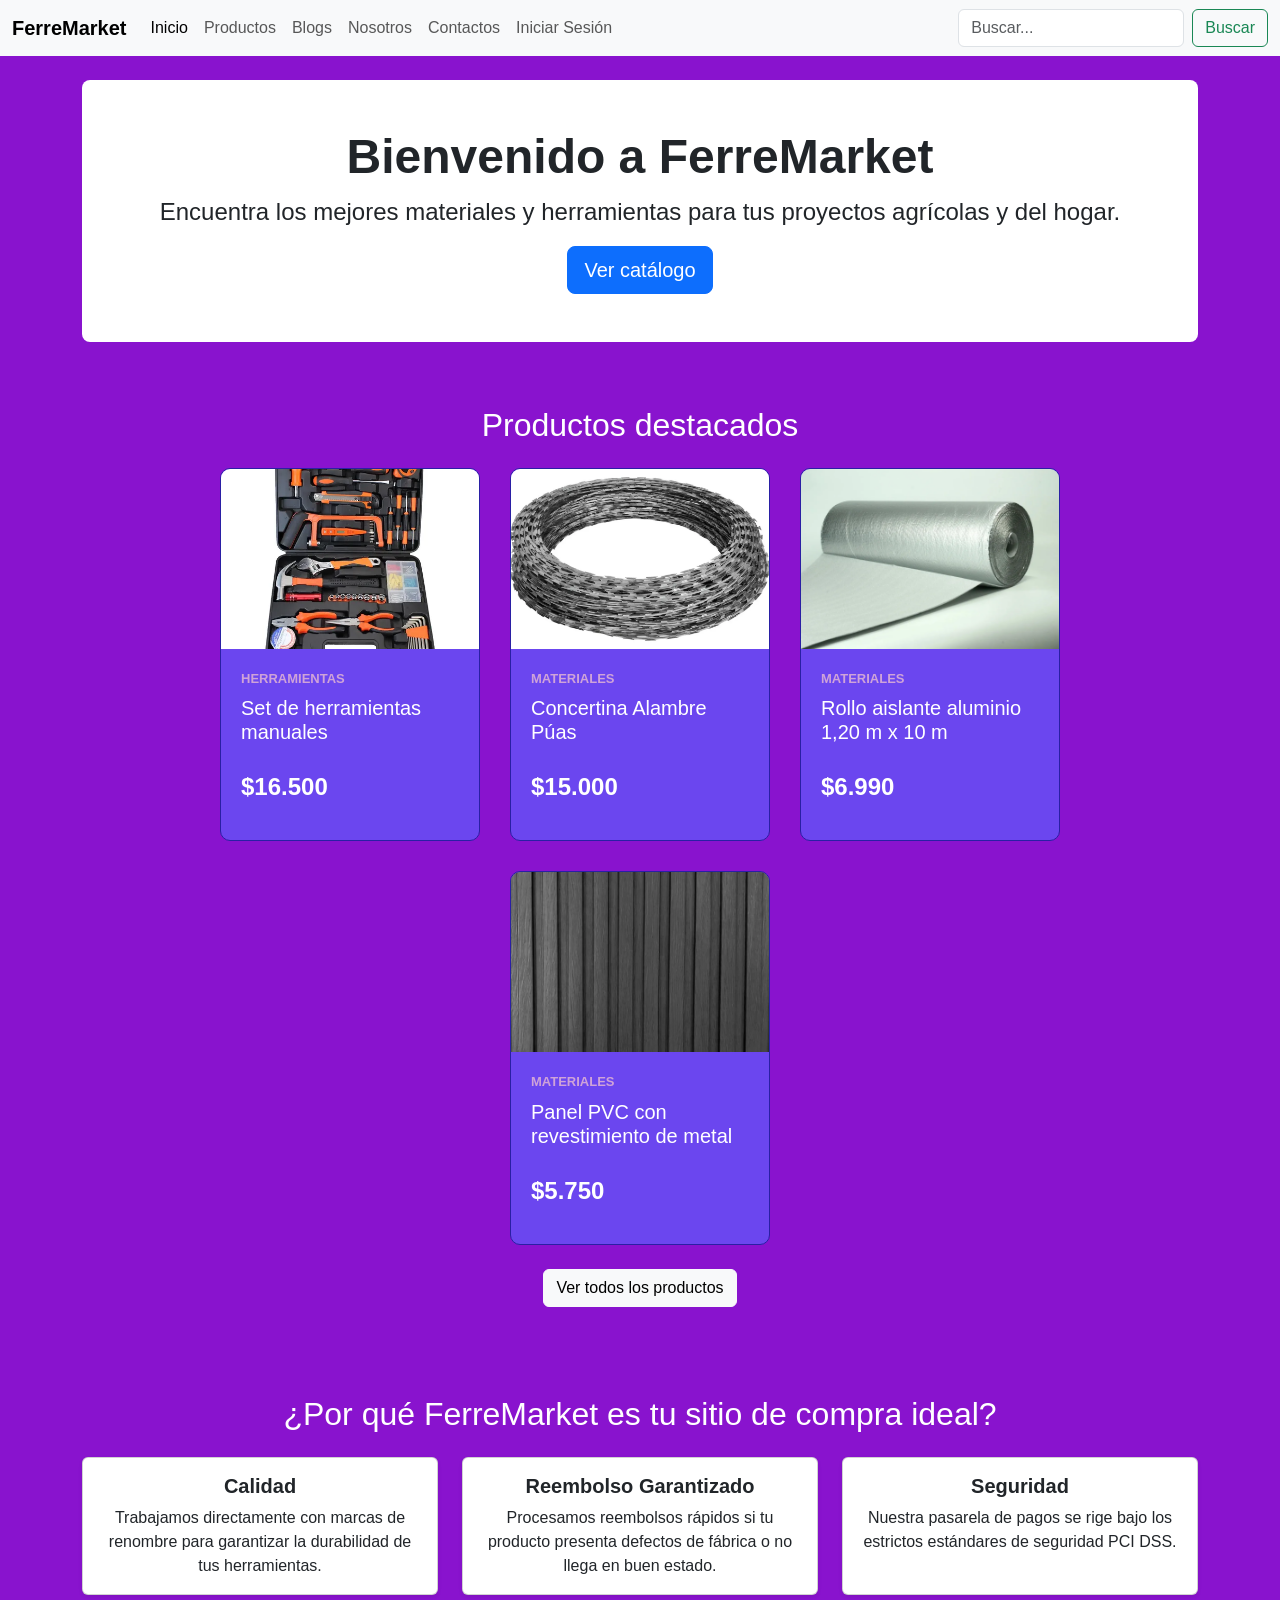
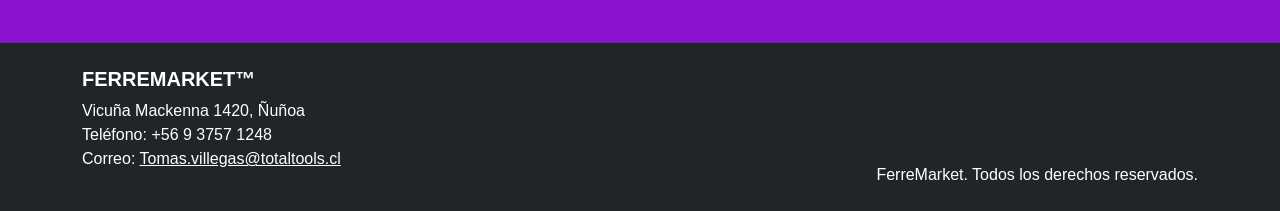
<file: Eva 1 Fullstack/index.html>
<!DOCTYPE html>
<html lang="es">
<head>
    <meta charset="UTF-8">
    <meta name="viewport" content="width=device-width, initial-scale=1.0">
    <title>FerreMarket</title>
    <link href="https://cdn.jsdelivr.net/npm/bootstrap@5.3.3/dist/css/bootstrap.min.css" rel="stylesheet">
    <script src="https://cdn.jsdelivr.net/npm/bootstrap@5.3.8/dist/js/bootstrap.bundle.min.js" integrity="sha384-FKyoEForCGlyvwx9Hj09JcYn3nv7wiPVlz7YYwJrWVcXK/BmnVDxM+D2scQbITxI" crossorigin="anonymous"></script>
    <link rel="stylesheet" href="style.css">
</head>
<body>
    <nav class="navbar navbar-expand-lg bg-body-tertiary">
        <div class="container-fluid">
            <a class="navbar-brand fw-bold" href="index.html">FerreMarket</a>
            <button class="navbar-toggler" type="button" data-bs-toggle="collapse" data-bs-target="#navbarNav" aria-controls="navbarNav" aria-expanded="false" aria-label="Toggle navigation">
                <span class="navbar-toggler-icon"></span>
            </button>
            <div class="collapse navbar-collapse" id="navbarNav">
                <ul class="navbar-nav me-auto mb-2 mb-lg-0">
                    <li class="nav-item">
                        <a class="nav-link active" aria-current="page" href="index.html">Inicio</a>
                    </li>
                    <li class="nav-item">
                        <a class="nav-link" href="productos.html">Productos</a>
                    </li>
                    <li class="nav-item">
                        <a class="nav-link" href="blogs.html">Blogs</a>
                    </li>
                    <li class="nav-item">
                        <a class="nav-link" href="Nosotros.html">Nosotros</a>
                    </li>
                    <li class="nav-item">
                        <a class="nav-link" href="contactos.html">Contactos</a>
                    </li>
                    <li class="nav-item">
                        <a class="nav-link" href="inicio sesion.html">Iniciar Sesión</a>
                    </li>
                </ul>
                <form class="d-flex" role="search">
                    <input class="form-control me-2" type="search" placeholder="Buscar..." aria-label="Search"/>
                    <button class="btn btn-outline-success" type="submit">Buscar</button>
                </form>
            </div>
        </div>
    </nav>

    <main class="container my-4">
        <section id="inicio" class="p-5 mb-4 bg-light rounded-3 text-center text-dark">
            <h1 class="display-5 fw-bold text-dark">Bienvenido a FerreMarket</h1>
            <p class="fs-4 text-dark">Encuentra los mejores materiales y herramientas para tus proyectos agrícolas y del hogar.</p>
            <a href="productos.html" class="btn btn-primary btn-lg">Ver catálogo</a>
        </section>

            <!-- PRODUCTOS DESTACADOS -->
        <section class="productos-inicio">

            <h2 class="text-center mb-4">
                Productos destacados
            </h2>

            <div id="productos-destacados"
                class="contenedor-productos">
            </div>

            <div class="text-center mt-4">

                <a href="productos.html"
                class="btn btn-light">
                    Ver todos los productos
                </a>

            </div>
        </section>

        <article class="my-5">
            <h2 class="text-center mb-4 text-white">¿Por qué FerreMarket es tu sitio de compra ideal?</h2>
            <div class="row text-center g-4">
                <div class="col-md-4">
                    <div class="card h-100 p-3 shadow-sm text-dark">
                        <h5 class="card-title fw-bold text-dark">Calidad</h5>
                        <p class="card-text text-dark">Trabajamos directamente con marcas de renombre para garantizar la durabilidad de tus herramientas.</p>
                    </div>
                </div>
                <div class="col-md-4">
                    <div class="card h-100 p-3 shadow-sm text-dark">
                        <h5 class="card-title fw-bold text-dark">Reembolso Garantizado</h5>
                        <p class="card-text text-dark">Procesamos reembolsos rápidos si tu producto presenta defectos de fábrica o no llega en buen estado.</p>
                    </div>
                </div>
                <div class="col-md-4">
                    <div class="card h-100 p-3 shadow-sm text-dark">
                        <h5 class="card-title fw-bold text-dark">Seguridad</h5>
                        <p class="card-text text-dark">Nuestra pasarela de pagos se rige bajo los estrictos estándares de seguridad PCI DSS.</p>
                    </div>
                </div>
            </div>
        </article>
    </main>

    <footer id="datosPlaceholder" class="bg-dark text-white p-4 mt-5">
        <div class="container text-center text-md-start">
            <div class="row">
                <div class="col-md-6 mb-3">
                    <h5 class="text-uppercase fw-bold">FerreMarket™</h5>
                    <address class="mb-0">
                        Vicuña Mackenna 1420, Ñuñoa<br>
                        Teléfono: +56 9 3757 1248<br>
                        Correo: <a href="mailto:Tomas.villegas@totaltools.cl" class="text-white">Tomas.villegas@totaltools.cl</a>
                    </address>
                </div>
                <div class="col-md-6 text-md-end align-self-end">
                    <p class="mb-0">FerreMarket. Todos los derechos reservados.</p>
                </div>
            </div>
        </div>
    </footer>
    <script src="script.js"></script>
</body>
</html>
</file>
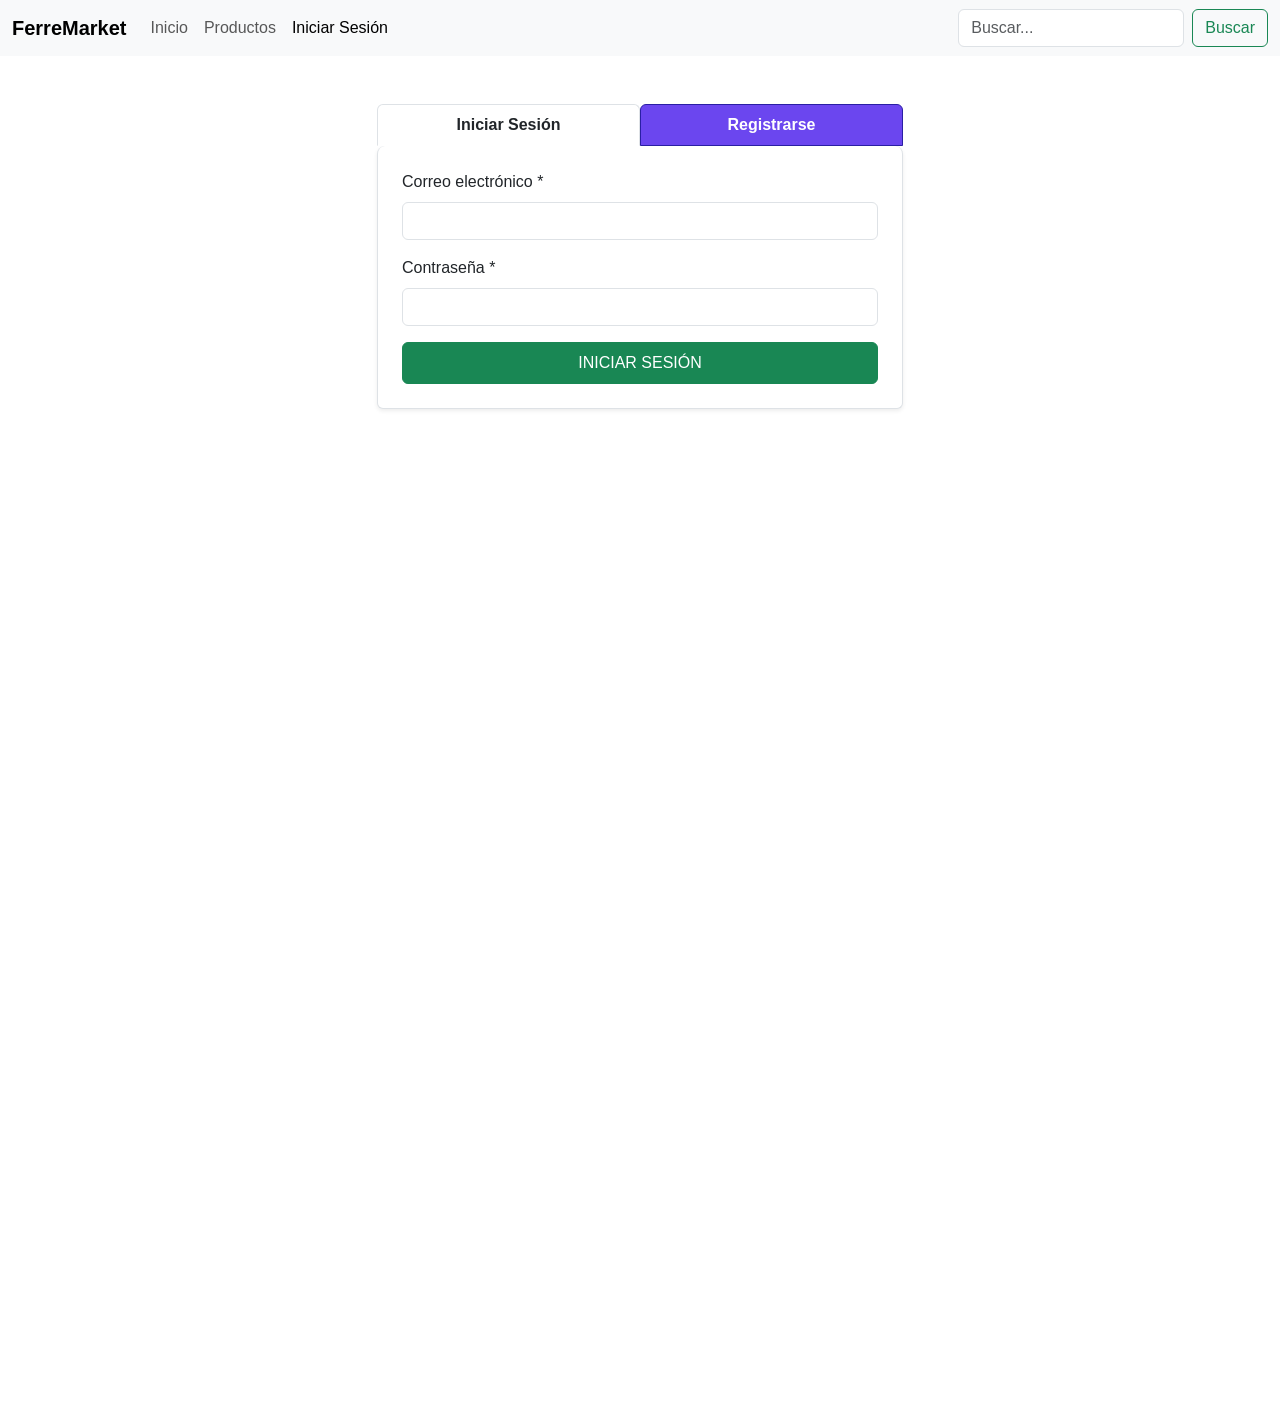
<file: Eva 1 Fullstack/Admin.html>
<!DOCTYPE html>
<html lang="es">
<head>
    <meta charset="UTF-8">
    <meta name="viewport" content="width=device-width, initial-scale=1.0">
    <title>Admin</title>
    <link href="https://cdn.jsdelivr.net/npm/bootstrap@5.3.3/dist/css/bootstrap.min.css" rel="stylesheet">
    <script src="https://cdn.jsdelivr.net/npm/bootstrap@5.3.8/dist/js/bootstrap.bundle.min.js" integrity="sha384-FKyoEForCGlyvwx9Hj09JcYn3nv7wiPVlz7YYwJrWVcXK/BmnVDxM+D2scQbITxI" crossorigin="anonymous"></script>
    <link rel="stylesheet" href="style.css">
</head>
<body>
    <div id="adminPanel" class="admin-layout">

        <aside class="admin-sidebar">

            <h3 class="mb-4">
                FerreMarket
            </h3>

            <p id="infoUsuarioActivo"
            class="mb-4">
            </p>

            <nav class="nav flex-column">

                <button
                    class="nav-link text-start solo-admin"
                    onclick="mostrarSeccionAdmin('inicio')">
                    Inicio
                </button>

                <button
                    class="nav-link text-start"
                    onclick="mostrarSeccionAdmin('productos')">
                    Productos
                </button>

                <button
                    class="nav-link text-start solo-admin"
                    onclick="nuevoProductoAdmin()">
                    Agregar Producto
                </button>

                <button
                    class="nav-link text-start"
                    onclick="mostrarOrdenes()">
                    Órdenes
                </button>

                <button
                    id="menu-usuarios"
                    class="nav-link text-start solo-admin"
                    onclick="mostrarSeccionAdmin('usuarios')">
                    Usuarios
                </button>

                <button
                    id="btnCerrarSesion"
                    class="btn btn-danger mt-4">
                    Cerrar sesión
                </button>

            </nav>

        </aside>



        <main class="admin-contenido">

            <section
                id="admin-inicio"
                class="admin-seccion solo-admin">

                <h1>
                    Panel de Administración
                </h1>

                <p>
                    Bienvenido al sistema administrativo de FerreMarket.
                </p>

            </section>


            <!-- PRODUCTOS -->
            <section
                id="admin-productos"
                class="admin-seccion d-none">

                <div class="d-flex justify-content-between align-items-center mb-3">
                    <h2 class="mb-0">Productos</h2>
                    <button class="btn btn-primary solo-admin" onclick="nuevoProductoAdmin()">
                        + Nuevo producto
                    </button>
                </div>

                <div id="lista-admin-productos" class="table-responsive">
                    <table class="table table-striped table-hover align-middle">
                        <thead>
                            <tr>
                                <th>Código</th>
                                <th>Nombre</th>
                                <th>Categoría</th>
                                <th>Precio</th>
                                <th>Stock</th>
                                <th class="solo-admin">Acciones</th>
                                <th>advertencias</th>
                            </tr>
                        </thead>
                        <tbody id="tbody-productos"></tbody>
                    </table>
                </div>
            </section>


            <section
                id="admin-nuevo-producto"
                class="admin-seccion d-none solo-admin">

                <h2 id="tituloFormProducto">Agregar Producto</h2>

                <form id="formProductoAdmin" novalidate>
                    <input type="hidden" id="adm-editando" value="">

                    <div class="mb-3">
                        <label for="adm-codigo" class="form-label">Código *</label>
                        <input type="text" id="adm-codigo" class="form-control" placeholder="Ej: PRO010">
                        <div class="invalid-feedback" id="error-adm-codigo"></div>
                    </div>

                    <div class="mb-3">
                        <label for="adm-nombre" class="form-label">Nombre *</label>
                        <input type="text" id="adm-nombre" class="form-control">
                        <div class="invalid-feedback" id="error-adm-nombre"></div>
                    </div>


                    <div class="mb-3">
                        <label for="adm-descripcion" class="form-label">Descripción (opcional, máx. 500)</label>
                        <textarea id="adm-descripcion" class="form-control" rows="3"></textarea>
                        <div class="invalid-feedback" id="error-adm-descripcion"></div>
                    </div>

                    <div class="row">
                        <div class="col-md-4 mb-3">
                            <label for="adm-precio" class="form-label">Precio *</label>
                            <input type="number" id="adm-precio" class="form-control" step="any">
                            <div class="invalid-feedback" id="error-adm-precio"></div>
                        </div>
                        <div class="col-md-4 mb-3">
                            <label for="adm-stock" class="form-label">Stock *</label>
                            <input type="number" id="adm-stock" class="form-control">
                            <div class="invalid-feedback" id="error-adm-stock"></div>
                        </div>
                        <div class="col-md-4 mb-3">
                            <label for="adm-stockCritico" class="form-label">Stock crítico (opcional)</label>
                            <input type="number" id="adm-stockCritico" class="form-control">
                            <div class="invalid-feedback" id="error-adm-stockCritico"></div>
                        </div>
                    </div>

                    <div class="mb-3">
                        <label for="adm-categoria" class="form-label">Categoría *</label>
                        <select id="adm-categoria" class="form-select">
                            <option value="">-- Seleccione la categoría --</option>
                            <option value="Herramientas">Herramientas</option>
                            <option value="Materiales">Materiales</option>
                            <option value="Adhesivos">Adhesivos</option>
                        </select>
                        <div class="invalid-feedback" id="error-adm-categoria"></div>
                    </div>

                    <div class="mb-3">
                        <label for="adm-imagen" class="form-label">Imagen (opcional)</label>
                        <input type="text" id="adm-imagen" class="form-control" placeholder="Ej: img/mi_producto.webp">
                    </div>

                    <button type="submit" id="btnGuardarProducto" class="btn btn-primary">Guardar producto</button>
                    <button type="button" id="btnCancelarProducto" class="btn btn-secondary d-none"
                            onclick="limpiarFormularioProducto(); mostrarSeccionAdmin('productos')">
                        Cancelar
                    </button>
                </form>
            </section>


            <section
                id="admin-ordenes"
                class="admin-seccion d-none">

                <div id="vista-lista-ordenes">
                    <h2>Órdenes</h2>

                    <div id="lista-ordenes" class="table-responsive">
                        <table class="table table-striped table-hover align-middle">
                            <thead>
                                <tr>
                                    <th>N° orden</th>
                                    <th>Fecha</th>
                                    <th>Cliente</th>
                                    <th>Total</th>
                                    <th>Estado</th>
                                    <th>Acciones</th>
                                </tr>
                            </thead>
                            <tbody id="tbody-ordenes"></tbody>
                        </table>
                    </div>
                </div>

                <!-- DETALLE DE UNA ORDEN -->
                <div id="vista-detalle-orden" class="d-none">
                    <button class="btn btn-secondary mb-3" onclick="volverListaOrdenes()">
                        ← Volver a órdenes
                    </button>
                    <div id="detalle-orden-contenido"></div>
                </div>

            </section>


            <!-- USUARIOS -->
            <section
                id="admin-usuarios"
                class="admin-seccion d-none solo-admin">

                <div class="d-flex justify-content-between align-items-center mb-3">

                    <h2 class="mb-0">
                        Usuarios
                    </h2>

                    <button
                        class="btn btn-primary"
                        onclick="mostrarSeccionAdmin('nuevo-usuario')">

                        + Nuevo usuario

                    </button>

                </div>

                <div class="table-responsive">

                    <table class="table table-striped table-hover align-middle">

                        <thead>
                            <tr>
                                <th>RUN</th>
                                <th>Nombre</th>
                                <th>Correo</th>
                                <th>Rol</th>
                                <th>Región / Comuna</th>
                                <th>Acciones</th>
                            </tr>
                        </thead>

                        <tbody id="tbody-usuarios"></tbody>

                    </table>

                </div>

            </section>



            <section
                id="admin-nuevo-usuario"
                class="admin-seccion d-none solo-admin">

                <h2>Nuevo Usuario</h2>

            <form id="formUsuarioAdmin">

                <div class="mb-3">
                    <label class="form-label">RUN *</label>
                    <input type="text" id="admUsuario-run"
                        class="form-control"
                        minlength="7" maxlength="9">
                </div>

                <div class="mb-3">
                    <label class="form-label">Nombre *</label>
                    <input type="text" id="admUsuario-nombre"
                        class="form-control"
                        maxlength="50">
                </div>

                <div class="mb-3">
                    <label class="form-label">Apellidos *</label>
                    <input type="text" id="admUsuario-apellidos"
                        class="form-control"
                        maxlength="100">
                </div>

                <div class="mb-3">
                    <label class="form-label">Correo *</label>
                    <input type="email" id="admUsuario-correo"
                        class="form-control"
                        maxlength="100">
                </div>

                <div class="mb-3">
                    <label class="form-label">Fecha de nacimiento</label>
                    <input type="date"
                        id="admUsuario-fecha"
                        class="form-control">
                </div>

                <div class="mb-3">
                    <label class="form-label">Región *</label>

                    <select id="admUsuario-region" class="form-select">
                        <option value="">-- Seleccione región --</option>
                        <option value="RM">Región Metropolitana</option>
                        <option value="ARAUCANIA">Araucanía</option>
                        <option value="NUBLE">Ñuble</option>
                    </select>
                </div>

                <div class="mb-3">
                    <label class="form-label">Comuna *</label>

                    <select id="admUsuario-comuna"
                            class="form-select"
                            disabled>

                        <option value="">-- Seleccione comuna --</option>

                    </select>
                </div>

                <div class="mb-3">
                    <label class="form-label">Dirección *</label>

                    <input type="text"
                        id="admUsuario-direccion"
                        class="form-control"
                        maxlength="300">
                </div>

                <div class="mb-3">
                    <label class="form-label">Contraseña *</label>

                    <input type="password"
                        id="admUsuario-clave"
                        class="form-control"
                        minlength="4"
                        maxlength="10">
                </div>

                <div class="mb-3">
                    <label class="form-label">Rol *</label>

                    <select id="admUsuario-rol"
                            class="form-select">

                        <option value="">-- Seleccione rol --</option>
                        <option value="Administrador">Administrador</option>
                        <option value="Cliente">Cliente</option>
                        <option value="Vendedor">Vendedor</option>

                    </select>
                </div>

                <button type="submit" class="btn btn-primary">
                    Guardar usuario
                </button>

                <button type="button"
                        class="btn btn-secondary"
                        onclick="mostrarSeccionAdmin('usuarios')">
                    Cancelar
                </button>

            </form>

            </section>
        </main>

    </div>

    <script src="script.js"></script>
</body>
</html>
</file>
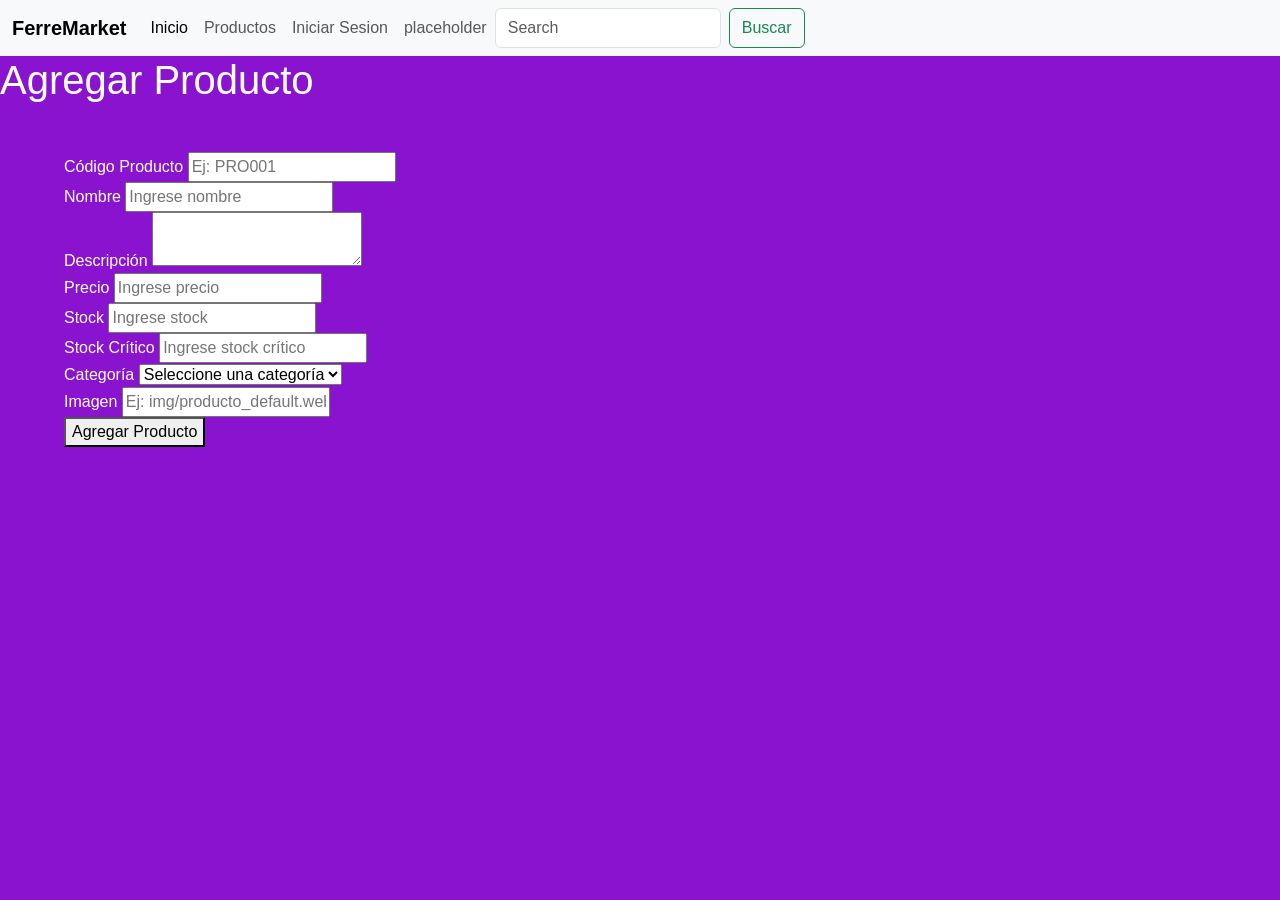
<file: Eva 1 Fullstack/AgregarProducto.html>
<!DOCTYPE html>
<html lang="es">
<head>
    <meta charset="UTF-8">
    <meta name="viewport" content="width=device-width, initial-scale=1.0">
    <title>Agregar productos</title>
    <link href="https://cdn.jsdelivr.net/npm/bootstrap@5.3.3/dist/css/bootstrap.min.css" rel="stylesheet">
    <link rel="stylesheet" href="style.css">
</head>
<body>
    <nav class="navbar navbar-expand-lg bg-body-tertiary">
        <div class="container-fluid">
            <a class="navbar-brand fw-bold" href="index.html">FerreMarket</a>
            <button class="navbar-toggler" type="button" data-bs-toggle="collapse" data-bs-target="#navbarNav" aria-controls="navbarNav" aria-expanded="false" aria-label="Toggle navigation">
                <span class="navbar-toggler-icon"></span>
            </button>
            <div class="collapse navbar-collapse" id="navbarNav">
                <ul class="navbar-nav">
                    <li class="nav-item">
                    <a class="nav-link active" aria-current="page" href="index.html">Inicio</a>
                    </li>
                    <li class="nav-item">
                    <a class="nav-link" href="productos.html">Productos</a>
                    </li>
                    <li class="nav-item">
                    <a class="nav-link" href="inicio sesion.html">Iniciar Sesion</a>
                    </li>
                    <li class="nav-item">
                    <a class="nav-link" href="#">placeholder</a>
                    </li>
                    <form class="d-flex" role="search">
                        <input class="form-control me-2" type="search" placeholder="Search" aria-label="Search"/>
                        <button class="btn btn-outline-success" type="submit">Buscar</button>
                    </form>
                </ul>
            </div>
        </div>
    </nav>
    <main>
        <h1>Agregar Producto</h1>

        <section>
            <form id="formProducto">

                <div class="campo">
                    <label for="codigo">Código Producto</label>

                    <input
                        type="text"
                        id="codigo"
                        name="codigo"
                        placeholder="Ej: PRO001">

                    <span id="errorCodigo" class="error"></span>
                </div>


                <div class="campo">
                    <label for="nombre">Nombre</label>

                    <input
                        type="text"
                        id="nombre"
                        name="nombre"
                        placeholder="Ingrese nombre">

                    <span id="errorNombre" class="error"></span>
                </div>


                <div class="campo">
                    <label for="descripcion">Descripción</label>

                    <textarea
                        id="descripcion"
                        name="descripcion"
                        placeholder="Ingrese descripción del producto">
                    </textarea>

                    <span id="errorDescripcion" class="error"></span>
                </div>


                <div class="campo">
                    <label for="precio">Precio</label>

                    <input
                        type="number"
                        id="precio"
                        name="precio"
                        placeholder="Ingrese precio"
                        min="0">

                    <span id="errorPrecio" class="error"></span>
                </div>


                <div class="campo">
                    <label for="stock">Stock</label>

                    <input
                        type="number"
                        id="stock"
                        name="stock"
                        placeholder="Ingrese stock"
                        min="0">

                    <span id="errorStock" class="error"></span>
                </div>


                <div class="campo">
                    <label for="stockCritico">Stock Crítico</label>

                    <input
                        type="number"
                        id="stockCritico"
                        name="stockCritico"
                        placeholder="Ingrese stock crítico"
                        min="0">

                    <span id="errorStockCritico" class="error"></span>
                </div>


                <div class="campo">

                    <label for="categoria">Categoría</label>

                    <select id="categoria" name="categoria">

                        <option value="">
                            Seleccione una categoría
                        </option>

                        <option value="materiales">
                            Materiales
                        </option>

                        <option value="herramientas">
                            Herramientas
                        </option>

                        <option value="adhesivo">
                            Adhesivos
                        </option>

                    </select>

                    <span id="errorCategoria" class="error"></span>

                </div>


                <div class="campo">

                    <label for="imagen">Imagen</label>

                    <input
                        type="text"
                        id="imagen"
                        name="imagen"
                        placeholder="Ej: img/producto_default.webp">

                    <span id="errorImagen" class="error"></span>

                </div>


                <button
                    type="submit"
                    class="agregarProducto">

                    Agregar Producto

                </button>

            </form>

            <div id="mensaje" class="exito"></div>

        </section>
    </main>

    <script src="script.js"></script>
</body>
</html>
</file>
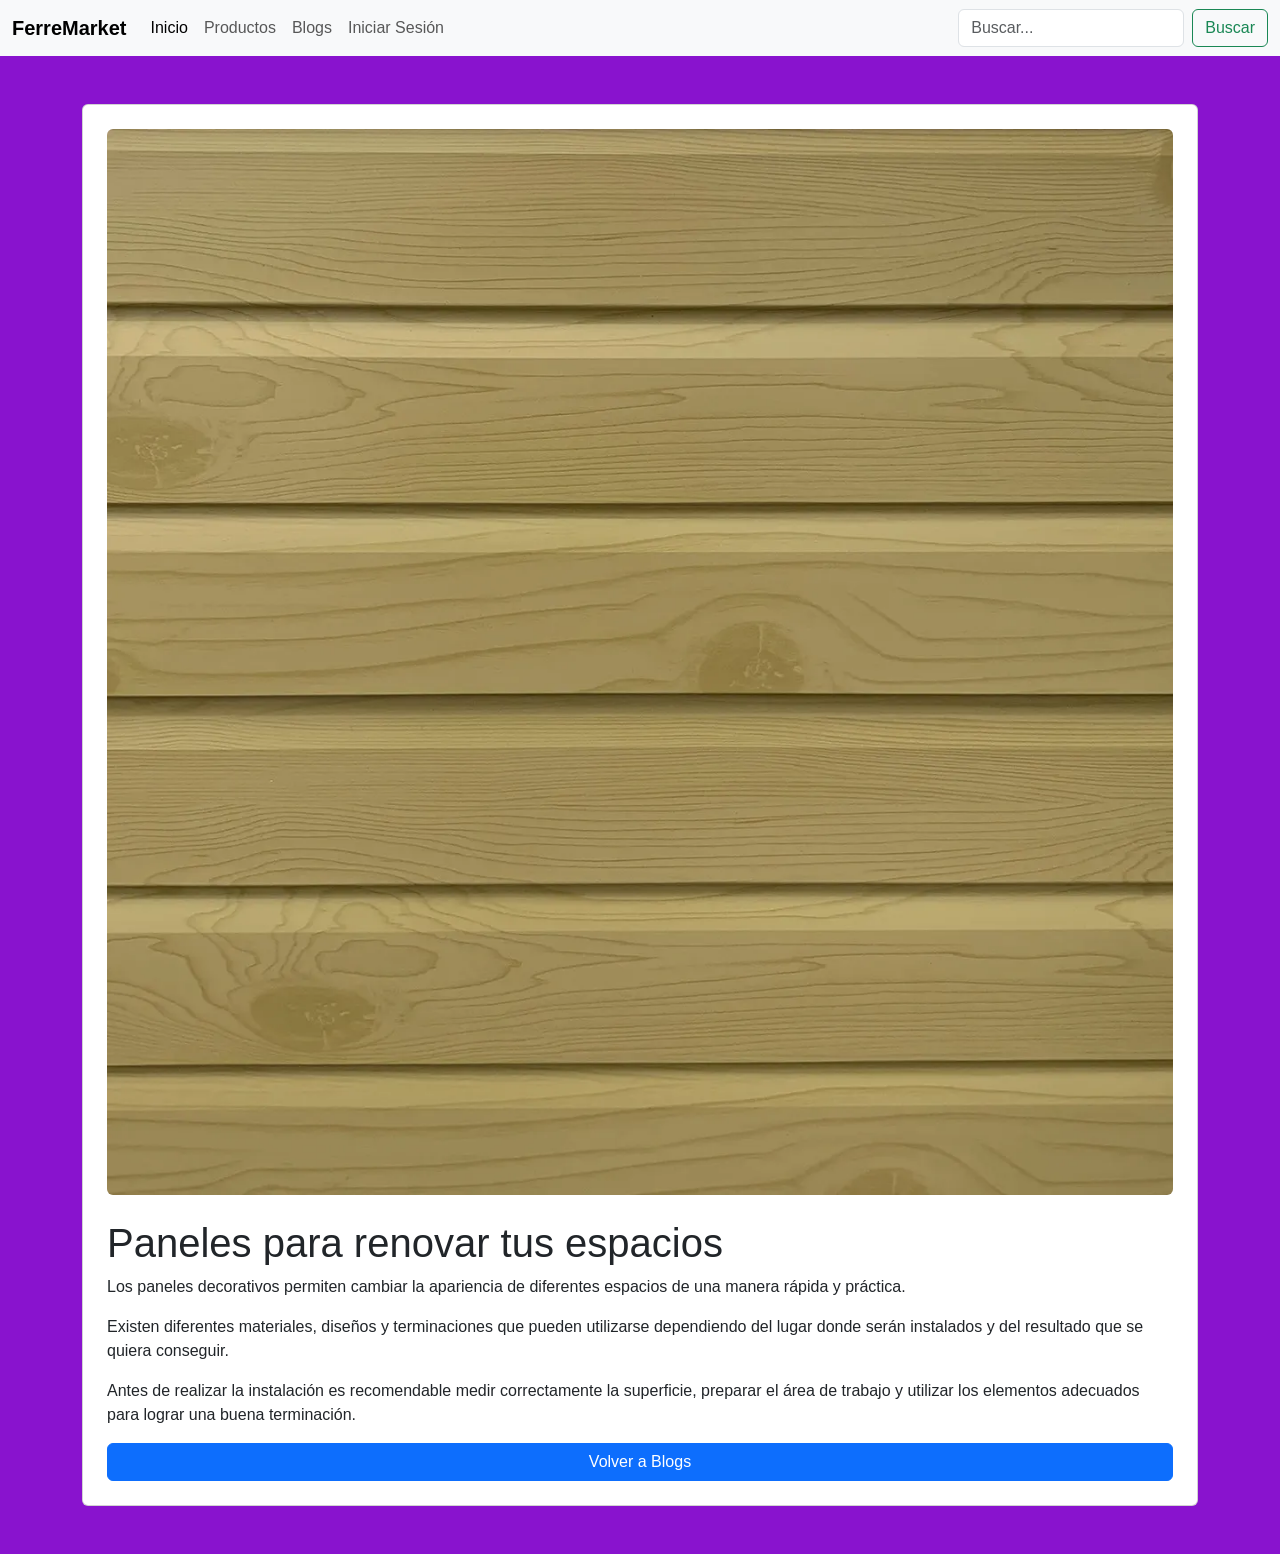
<file: Eva 1 Fullstack/Blog Paneles.html>
<!DOCTYPE html>
<html lang="es">
<head>
    <meta charset="UTF-8">
    <meta name="viewport" content="width=device-width, initial-scale=1.0">
    <title>Blog Paneles</title>
    <link href="https://cdn.jsdelivr.net/npm/bootstrap@5.3.3/dist/css/bootstrap.min.css" rel="stylesheet">
    <script src="https://cdn.jsdelivr.net/npm/bootstrap@5.3.8/dist/js/bootstrap.bundle.min.js" integrity="sha384-FKyoEForCGlyvwx9Hj09JcYn3nv7wiPVlz7YYwJrWVcXK/BmnVDxM+D2scQbITxI" crossorigin="anonymous"></script>
    <link rel="stylesheet" href="style.css">
</head>
<body>
    <nav class="navbar navbar-expand-lg bg-body-tertiary">
        <div class="container-fluid">
            <a class="navbar-brand fw-bold" href="index.html">FerreMarket</a>
            <button class="navbar-toggler" type="button" data-bs-toggle="collapse" data-bs-target="#navbarNav" aria-controls="navbarNav" aria-expanded="false" aria-label="Toggle navigation">
                <span class="navbar-toggler-icon"></span>
            </button>
            <div class="collapse navbar-collapse" id="navbarNav">
                <ul class="navbar-nav me-auto mb-2 mb-lg-0">
                    <li class="nav-item">
                        <a class="nav-link active" aria-current="page" href="index.html">Inicio</a>
                    </li>
                    <li class="nav-item">
                        <a class="nav-link" href="productos.html">Productos</a>
                    </li>
                    <li class="nav-item">
                        <a class="nav-link" href="blogs.html">Blogs</a>
                    </li>
                    <li class="nav-item">
                        <a class="nav-link" href="inicio sesion.html">Iniciar Sesión</a>
                    </li>
                </ul>
                <form class="d-flex" role="search">
                    <input class="form-control me-2" type="search" placeholder="Buscar..." aria-label="Search"/>
                    <button class="btn btn-outline-success" type="submit">Buscar</button>
                </form>
            </div>
        </div>
    </nav>

    <main class="container my-5">

        <article class="card p-4">

            <img
                src="img/Panel_metal_look_madera.webp"
                class="img-fluid rounded mb-4"
                alt="Panel decorativo">

            <h1 class="text-dark">
                Paneles para renovar tus espacios
            </h1>

            <p class="text-dark">
                Los paneles decorativos permiten cambiar la apariencia de
                diferentes espacios de una manera rápida y práctica.
            </p>

            <p class="text-dark">
                Existen diferentes materiales, diseños y terminaciones que pueden
                utilizarse dependiendo del lugar donde serán instalados y del
                resultado que se quiera conseguir.
            </p>

            <p class="text-dark">
                Antes de realizar la instalación es recomendable medir
                correctamente la superficie, preparar el área de trabajo y
                utilizar los elementos adecuados para lograr una buena
                terminación.
            </p>

            <a href="blogs.html" class="btn btn-primary">
                Volver a Blogs
            </a>

        </article>

    </main>
</body>
</html>
</file>
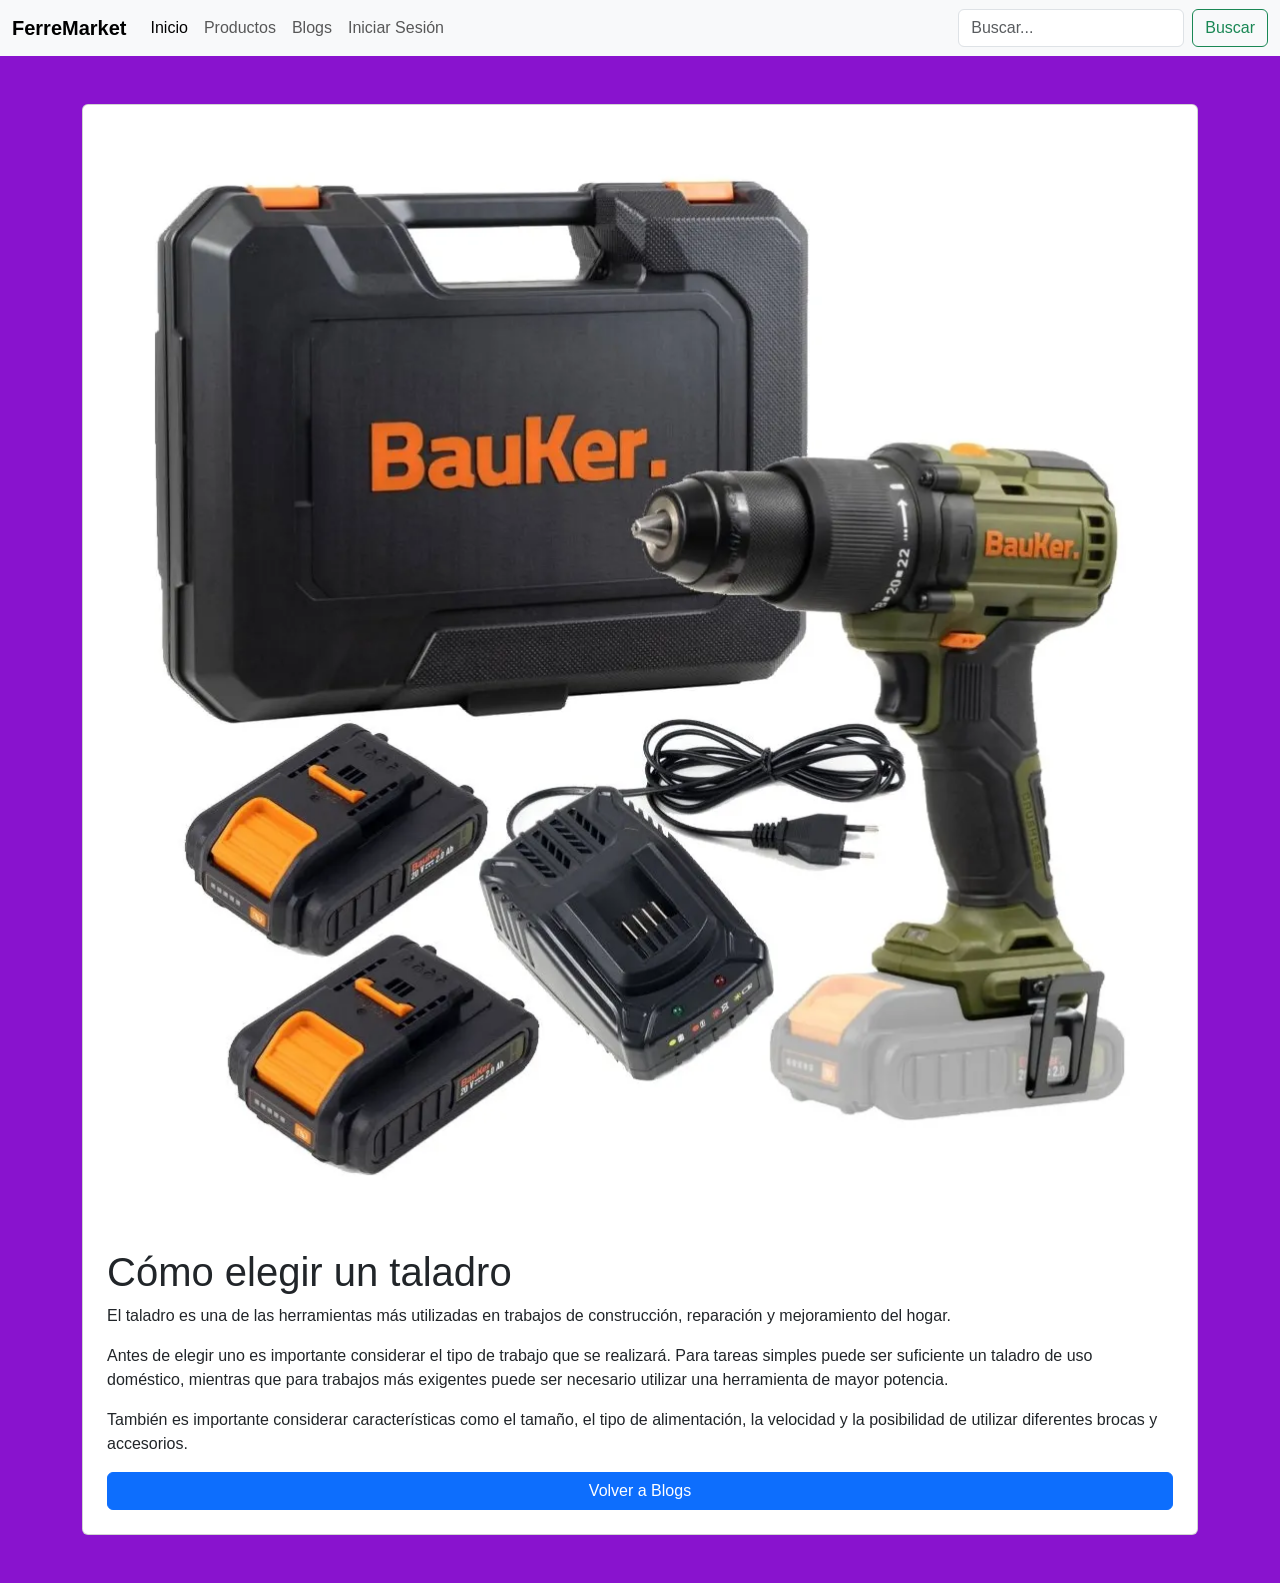
<file: Eva 1 Fullstack/Blog Taladro.html>
<!DOCTYPE html>
<html lang="es">
<head>
    <meta charset="UTF-8">
    <meta name="viewport" content="width=device-width, initial-scale=1.0">
    <title>Blog Taladro</title>
    <link href="https://cdn.jsdelivr.net/npm/bootstrap@5.3.3/dist/css/bootstrap.min.css" rel="stylesheet">
    <script src="https://cdn.jsdelivr.net/npm/bootstrap@5.3.8/dist/js/bootstrap.bundle.min.js" integrity="sha384-FKyoEForCGlyvwx9Hj09JcYn3nv7wiPVlz7YYwJrWVcXK/BmnVDxM+D2scQbITxI" crossorigin="anonymous"></script>
    <link rel="stylesheet" href="style.css">
</head>
<body>
    <nav class="navbar navbar-expand-lg bg-body-tertiary">
        <div class="container-fluid">
            <a class="navbar-brand fw-bold" href="index.html">FerreMarket</a>
            <button class="navbar-toggler" type="button" data-bs-toggle="collapse" data-bs-target="#navbarNav" aria-controls="navbarNav" aria-expanded="false" aria-label="Toggle navigation">
                <span class="navbar-toggler-icon"></span>
            </button>
            <div class="collapse navbar-collapse" id="navbarNav">
                <ul class="navbar-nav me-auto mb-2 mb-lg-0">
                    <li class="nav-item">
                        <a class="nav-link active" aria-current="page" href="index.html">Inicio</a>
                    </li>
                    <li class="nav-item">
                        <a class="nav-link" href="productos.html">Productos</a>
                    </li>
                    <li class="nav-item">
                        <a class="nav-link" href="blogs.html">Blogs</a>
                    </li>
                    <li class="nav-item">
                        <a class="nav-link" href="inicio sesion.html">Iniciar Sesión</a>
                    </li>
                </ul>
                <form class="d-flex" role="search">
                    <input class="form-control me-2" type="search" placeholder="Buscar..." aria-label="Search"/>
                    <button class="btn btn-outline-success" type="submit">Buscar</button>
                </form>
            </div>
        </div>
    </nav>

    <main class="container my-5">

        <article class="card p-4">

            <img
                src="img/Taladro.webp"
                class="img-fluid rounded mb-4"
                alt="Taladro">

            <h1 class="text-dark">
                Cómo elegir un taladro
            </h1>

            <p class="text-dark">
                El taladro es una de las herramientas más utilizadas en trabajos
                de construcción, reparación y mejoramiento del hogar.
            </p>

            <p class="text-dark">
                Antes de elegir uno es importante considerar el tipo de trabajo
                que se realizará. Para tareas simples puede ser suficiente un
                taladro de uso doméstico, mientras que para trabajos más exigentes
                puede ser necesario utilizar una herramienta de mayor potencia.
            </p>

            <p class="text-dark">
                También es importante considerar características como el tamaño,
                el tipo de alimentación, la velocidad y la posibilidad de utilizar
                diferentes brocas y accesorios.
            </p>

            <a href="blogs.html" class="btn btn-primary">
                Volver a Blogs
            </a>

        </article>

    </main>
</body>
</html>
</file>
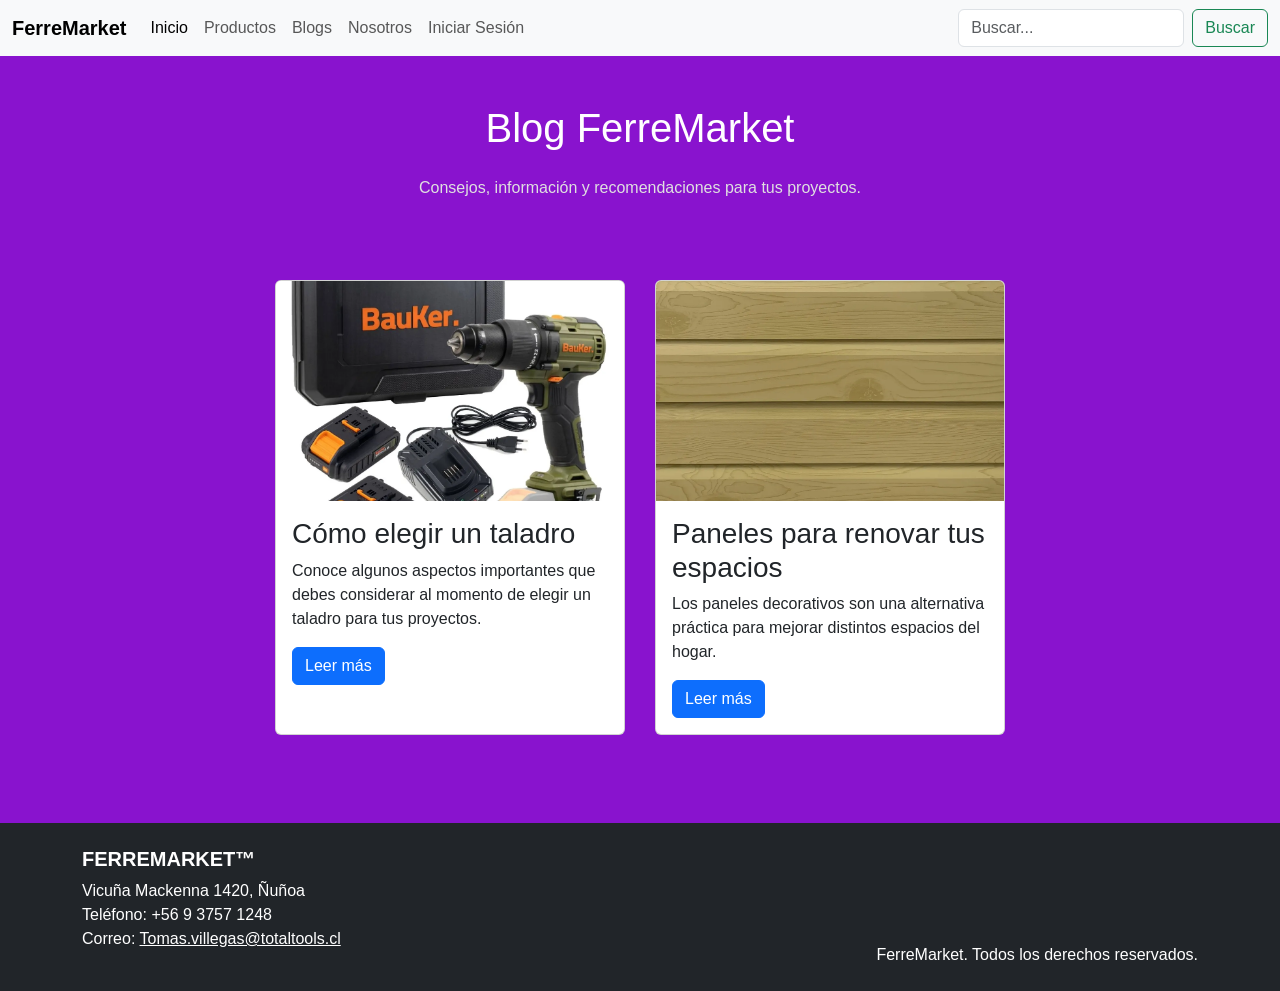
<file: Eva 1 Fullstack/Blogs.html>
<!DOCTYPE html>
<html lang="es">
<head>
    <meta charset="UTF-8">
    <meta name="viewport" content="width=device-width, initial-scale=1.0">
    <title>Blogs</title>
    <link href="https://cdn.jsdelivr.net/npm/bootstrap@5.3.3/dist/css/bootstrap.min.css" rel="stylesheet">
    <script src="https://cdn.jsdelivr.net/npm/bootstrap@5.3.8/dist/js/bootstrap.bundle.min.js" integrity="sha384-FKyoEForCGlyvwx9Hj09JcYn3nv7wiPVlz7YYwJrWVcXK/BmnVDxM+D2scQbITxI" crossorigin="anonymous"></script>
    <link rel="stylesheet" href="style.css">
</head>
<body>
    <nav class="navbar navbar-expand-lg bg-body-tertiary">
        <div class="container-fluid">
            <a class="navbar-brand fw-bold" href="index.html">FerreMarket</a>
            <button class="navbar-toggler" type="button" data-bs-toggle="collapse" data-bs-target="#navbarNav" aria-controls="navbarNav" aria-expanded="false" aria-label="Toggle navigation">
                <span class="navbar-toggler-icon"></span>
            </button>
            <div class="collapse navbar-collapse" id="navbarNav">
                <ul class="navbar-nav me-auto mb-2 mb-lg-0">
                    <li class="nav-item">
                        <a class="nav-link active" aria-current="page" href="index.html">Inicio</a>
                    </li>
                    <li class="nav-item">
                        <a class="nav-link" href="productos.html">Productos</a>
                    </li>
                    <li class="nav-item">
                        <a class="nav-link" href="blogs.html">Blogs</a>
                    </li>
                    <li class="nav-item">
                        <a class="nav-link" href="Nosotros.html">Nosotros</a>
                    </li>
                    <li class="nav-item">
                        <a class="nav-link" href="inicio sesion.html">Iniciar Sesión</a>
                    </li>
                </ul>
                <form class="d-flex" role="search">
                    <input class="form-control me-2" type="search" placeholder="Buscar..." aria-label="Search"/>
                    <button class="btn btn-outline-success" type="submit">Buscar</button>
                </form>
            </div>
        </div>
    </nav>

    <main class="container my-5">

        <h1 class="text-center mb-4">Blog FerreMarket</h1>
        <p class="descripcion">
            Consejos, información y recomendaciones para tus proyectos.
        </p>
        <section class="contenedor-blogs">

            <article class="card blog-card">

                <img
                    src="img/Taladro.webp"
                    class="card-img-top"
                    alt="Taladro">

                <div class="card-body">

                    <h3 class="card-title">
                        Cómo elegir un taladro
                    </h3>

                    <p class="card-text">
                        Conoce algunos aspectos importantes que debes considerar
                        al momento de elegir un taladro para tus proyectos.
                    </p>

                    <a href="Blog Taladro.html"
                    class="btn btn-primary">
                        Leer más
                    </a>

                </div>
            </article>

            <article class="card blog-card">

                <img
                    src="img/Panel_metal_look_madera.webp"
                    class="card-img-top"
                    alt="Panel con apariencia de madera">

                <div class="card-body">

                    <h3 class="card-title">
                        Paneles para renovar tus espacios
                    </h3>

                    <p class="card-text">
                        Los paneles decorativos son una alternativa práctica
                        para mejorar distintos espacios del hogar.
                    </p>

                    <a href="Blog Paneles.html"
                    class="btn btn-primary">
                        Leer más
                    </a>

                </div>
            </article>
        </section>

    </main>

    <footer id="datosPlaceholder" class="bg-dark text-white p-4 mt-5">
        <div class="container text-center text-md-start">
            <div class="row">
                <div class="col-md-6 mb-3">
                    <h5 class="text-uppercase fw-bold">FerreMarket™</h5>
                    <address class="mb-0">
                        Vicuña Mackenna 1420, Ñuñoa<br>
                        Teléfono: +56 9 3757 1248<br>
                        Correo: <a href="mailto:Tomas.villegas@totaltools.cl" class="text-white">Tomas.villegas@totaltools.cl</a>
                    </address>
                </div>
                <div class="col-md-6 text-md-end align-self-end">
                    <p class="mb-0">FerreMarket. Todos los derechos reservados.</p>
                </div>
            </div>
        </div>
    </footer>
    <script src="script.js"></script>
</body>
</html>
</file>
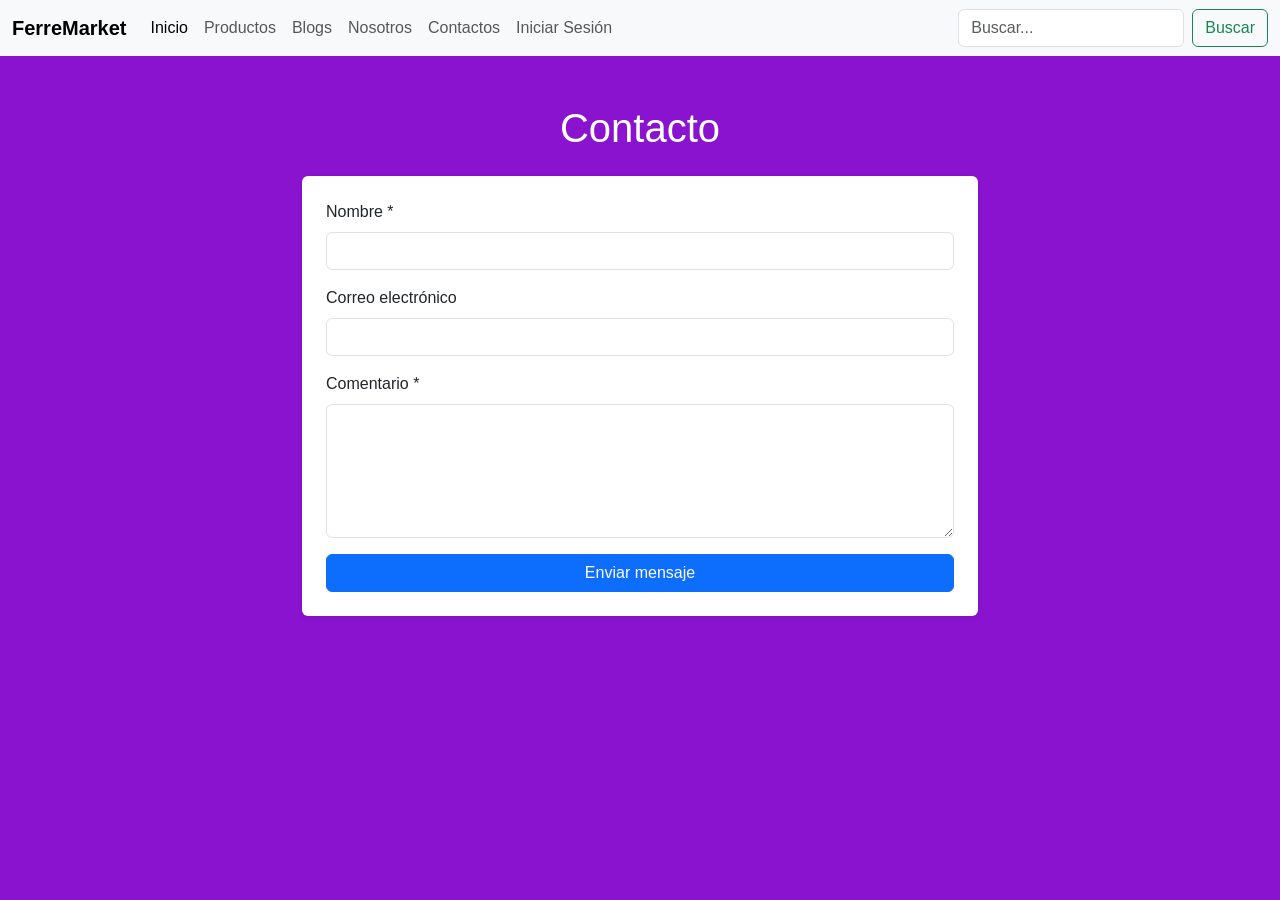
<file: Eva 1 Fullstack/Contactos.html>
<!DOCTYPE html>
<html lang="es">
<head>
    <meta charset="UTF-8">
    <meta name="viewport" content="width=device-width, initial-scale=1.0">
    <title>Contactos</title>
    <link href="https://cdn.jsdelivr.net/npm/bootstrap@5.3.8/dist/css/bootstrap.min.css" rel="stylesheet" integrity="sha384-sRIl4kxILFvY47J16cr9ZwB07vP4J8+LH7qKQnuqkuIAvNWLzeN8tE5YBujZqJLB" crossorigin="anonymous">
    <script src="https://cdn.jsdelivr.net/npm/bootstrap@5.3.8/dist/js/bootstrap.bundle.min.js" integrity="sha384-FKyoEForCGlyvwx9Hj09JcYn3nv7wiPVlz7YYwJrWVcXK/BmnVDxM+D2scQbITxI" crossorigin="anonymous"></script>
    <link rel="stylesheet" href="style.css">
</head>
<body>
    <nav class="navbar navbar-expand-lg bg-body-tertiary">
        <div class="container-fluid">
            <a class="navbar-brand fw-bold" href="index.html">FerreMarket</a>
            <button class="navbar-toggler" type="button" data-bs-toggle="collapse" data-bs-target="#navbarNav" aria-controls="navbarNav" aria-expanded="false" aria-label="Toggle navigation">
                <span class="navbar-toggler-icon"></span>
            </button>
            <div class="collapse navbar-collapse" id="navbarNav">
                <ul class="navbar-nav me-auto mb-2 mb-lg-0">
                    <li class="nav-item">
                        <a class="nav-link active" aria-current="page" href="index.html">Inicio</a>
                    </li>
                    <li class="nav-item">
                        <a class="nav-link" href="productos.html">Productos</a>
                    </li>
                    <li class="nav-item">
                        <a class="nav-link" href="blogs.html">Blogs</a>
                    </li>
                    <li class="nav-item">
                        <a class="nav-link" href="Nosotros.html">Nosotros</a>
                    </li>
                    <li class="nav-item">
                        <a class="nav-link" href="contactos.html">Contactos</a>
                    </li>
                    <li class="nav-item">
                        <a class="nav-link" href="inicio sesion.html">Iniciar Sesión</a>
                    </li>
                </ul>
                <form class="d-flex" role="search">
                    <input class="form-control me-2" type="search" placeholder="Buscar..." aria-label="Search"/>
                    <button class="btn btn-outline-success" type="submit">Buscar</button>
                </form>
            </div>
        </div>
    </nav>

    <main class="container my-5" style="max-width: 700px;">

        <h1 class="text-center mb-4">Contacto</h1>

        <section class="bg-white text-dark p-4 rounded shadow-sm">

            <form id="form-contacto" novalidate>

                <div class="mb-3">
                    <label for="contactoNombre" class="form-label">
                        Nombre *
                    </label>

                    <input
                        type="text"
                        class="form-control"
                        id="contactoNombre"
                        maxlength="100"
                        required>

                    <div class="invalid-feedback">
                        El nombre es obligatorio y debe tener máximo 100 caracteres.
                    </div>
                </div>


                <div class="mb-3">
                    <label for="contactoCorreo" class="form-label">
                        Correo electrónico
                    </label>

                    <input
                        type="email"
                        class="form-control"
                        id="contactoCorreo"
                        maxlength="100">

                    <div class="invalid-feedback">
                        Usa un correo @duoc.cl, @profesor.duoc.cl o @gmail.com.
                    </div>
                </div>


                <div class="mb-3">
                    <label for="contactoComentario" class="form-label">
                        Comentario *
                    </label>

                    <textarea
                        class="form-control"
                        id="contactoComentario"
                        rows="5"
                        maxlength="500"
                        required>
                    </textarea>

                    <div class="invalid-feedback">
                        El comentario es obligatorio y debe tener máximo 500 caracteres.
                    </div>
                </div>


                <button
                    type="submit"
                    class="btn btn-primary w-100">

                    Enviar mensaje

                </button>

            </form>

        </section>

    </main>
</body>
</html>
</file>
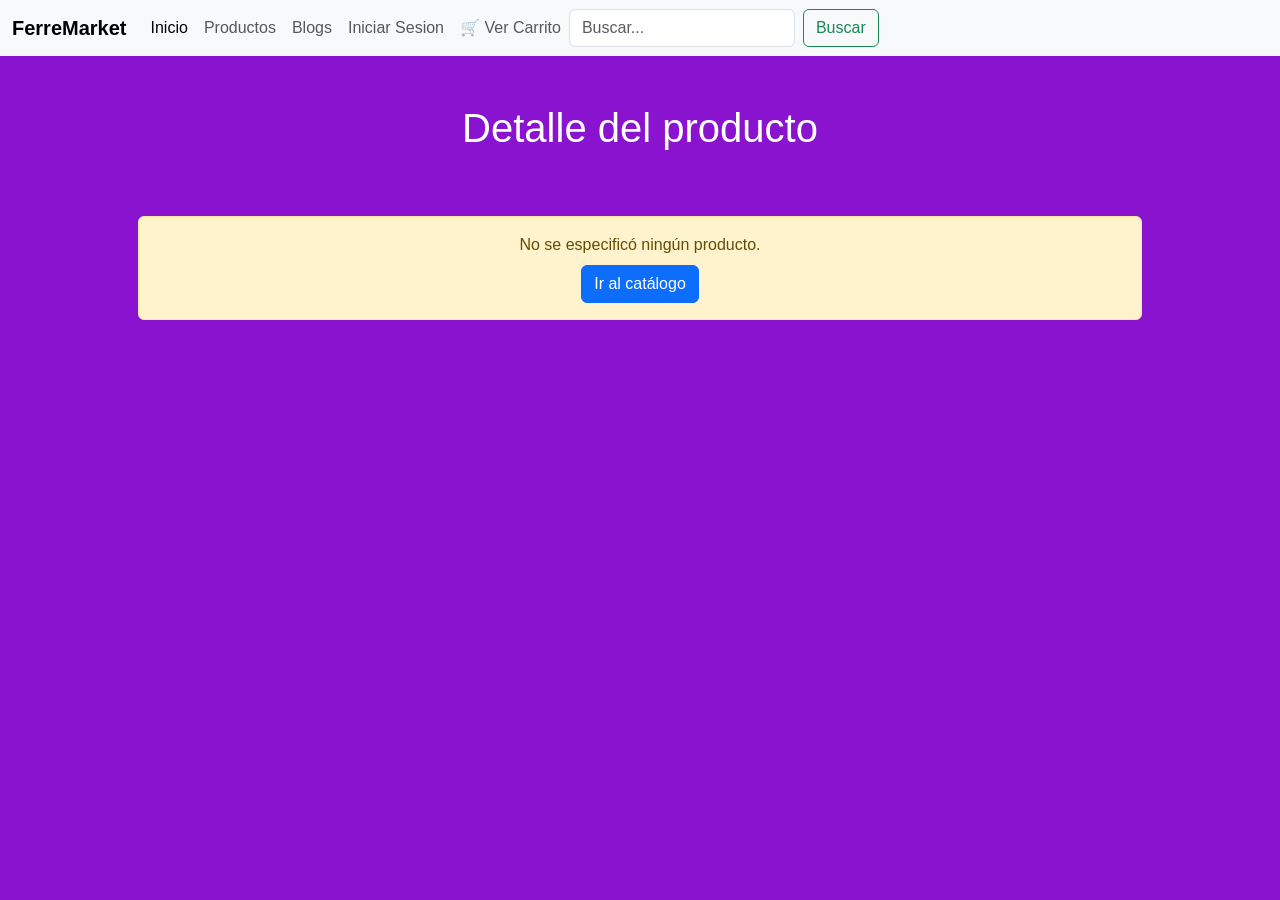
<file: Eva 1 Fullstack/detalle producto.html>
<!DOCTYPE html>
 <html lang="en">
 <head>
    <meta charset="UTF-8">
    <meta name="viewport" content="width=device-width, initial-scale=1.0">
    <title>Detalle producto</title>
    <link href="https://cdn.jsdelivr.net/npm/bootstrap@5.3.3/dist/css/bootstrap.min.css" rel="stylesheet">
    <script src="https://cdn.jsdelivr.net/npm/bootstrap@5.3.8/dist/js/bootstrap.bundle.min.js" integrity="sha384-FKyoEForCGlyvwx9Hj09JcYn3nv7wiPVlz7YYwJrWVcXK/BmnVDxM+D2scQbITxI" crossorigin="anonymous"></script>
    <link rel="stylesheet" href="style.css">
 </head>
 <body>
    <nav class="navbar navbar-expand-lg bg-body-tertiary">
        <div class="container-fluid">
            <a class="navbar-brand fw-bold" href="index.html">FerreMarket</a>
            <button class="navbar-toggler" type="button" data-bs-toggle="collapse" data-bs-target="#navbarNav" aria-controls="navbarNav" aria-expanded="false" aria-label="Toggle navigation">
                <span class="navbar-toggler-icon"></span>
            </button>
                <div class="collapse navbar-collapse" id="navbarNav">
                <ul class="navbar-nav">
                    <li class="nav-item">
                    <a class="nav-link active" aria-current="page" href="index.html">Inicio</a>
                    </li>
                    <li class="nav-item">
                    <a class="nav-link" href="productos.html" onclick="mostrarVista('productos')">Productos</a>
                    </li>
                    <li class="nav-item">
                        <a class="nav-link" href="blogs.html">Blogs</a>
                    </li>
                    <li class="nav-item">
                    <a class="nav-link" href="inicio sesion.html">Iniciar Sesion</a>
                    </li>
                    <li class="nav-item">
                        <a class="nav-link" href="productos.html?vista=carrito">🛒 Ver Carrito</a>
                    </li>
                </ul>
                <form class="d-flex" role="search">
                    <input class="form-control me-2" type="search" placeholder="Buscar..." aria-label="Search"/>
                    <button class="btn btn-outline-success" type="submit">Buscar</button>
                </form>
            </div>
        </div>
    </nav>

    <main class="container my-5">

        <h1 class="text-center mb-4">
            Detalle del producto
        </h1>

        <section id="detalleProducto">
        </section>


        <div id="toast-notificacion" class="toast-oculto">
            <span id="toast-icono">🛒</span>
            <span id="toast-mensaje">Producto agregado al carrito</span>
        </div>


        <section id="vista-carrito" class="carrito" style="display: none;">

            <h2>🛒 Tu Carrito de Compras</h2>
            <div id="lista-carrito"></div>
            <div id="resumen-carrito"></div>

        </section>
    </main>
    <script src="script.js"></script>
 </body>
 </html>
</file>
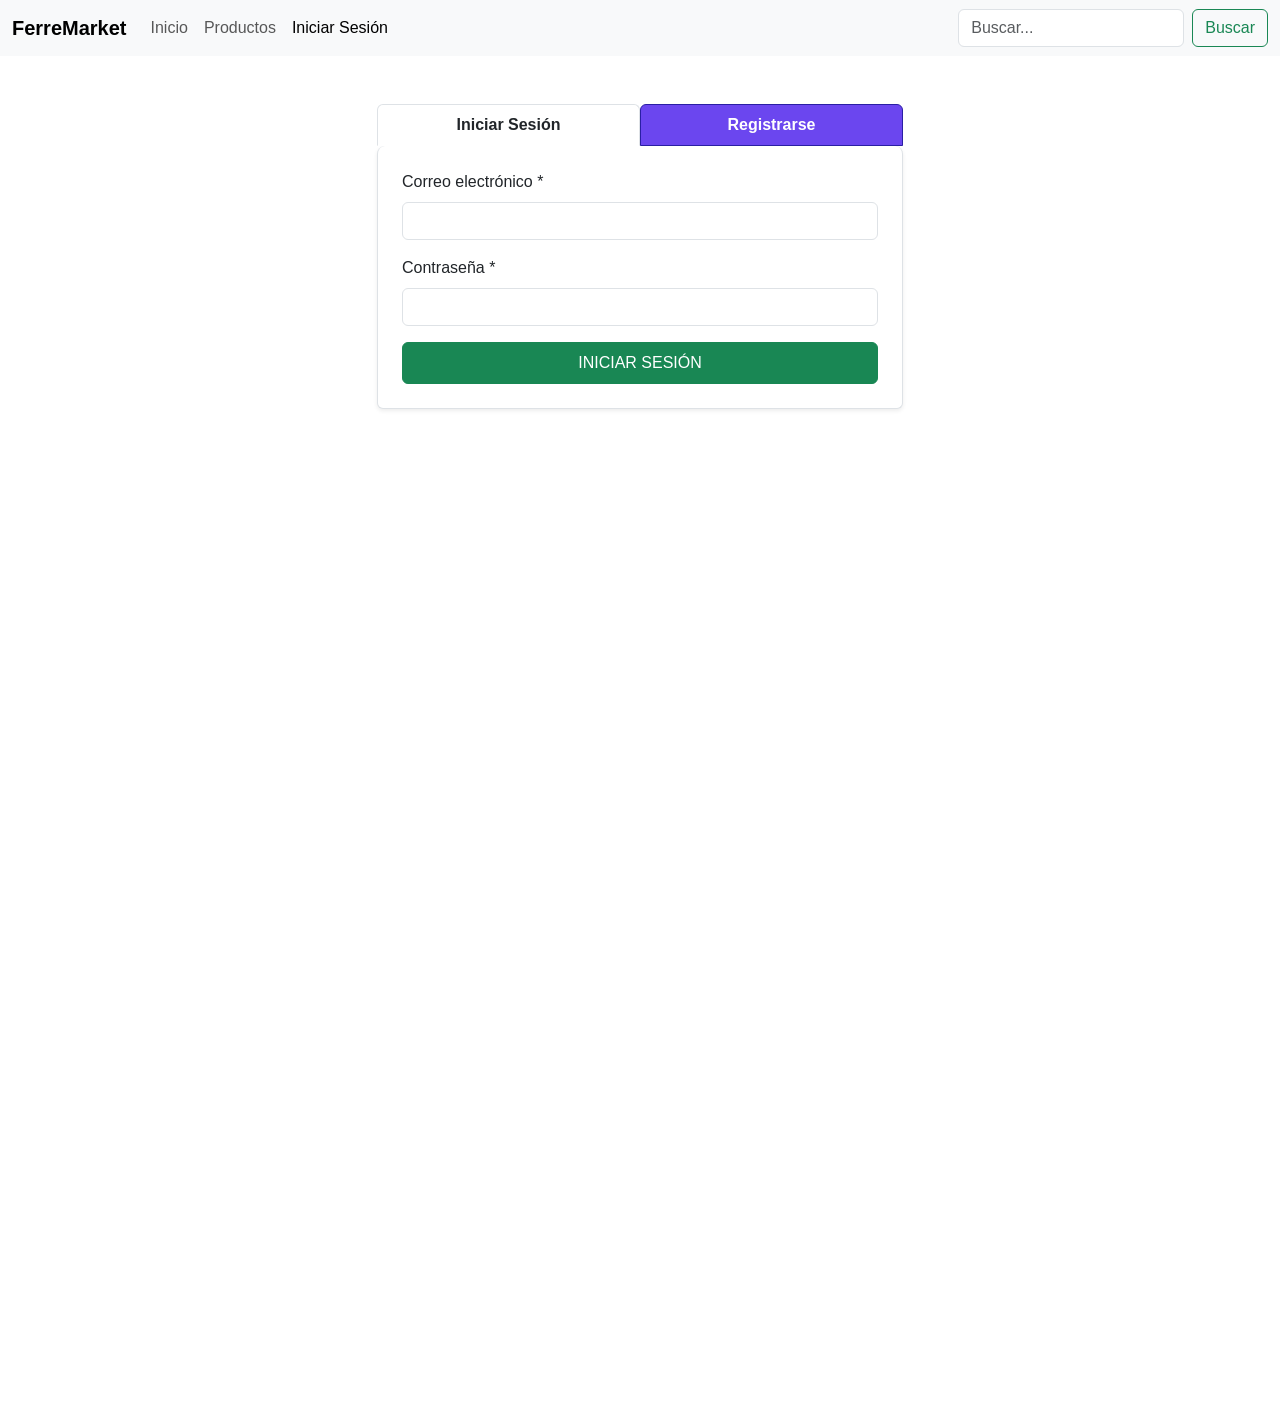
<file: Eva 1 Fullstack/inicio sesion.html>
<!DOCTYPE html>
<html lang="es">
<head>
    <meta charset="UTF-8">
    <meta name="viewport" content="width=device-width, initial-scale=1.0">
    <title>Inicio sesión</title>
    <link href="https://cdn.jsdelivr.net/npm/bootstrap@5.3.8/dist/css/bootstrap.min.css" rel="stylesheet" integrity="sha384-sRIl4kxILFvY47J16cr9ZwB07vP4J8+LH7qKQnuqkuIAvNWLzeN8tE5YBujZqJLB" crossorigin="anonymous">
    <script src="https://cdn.jsdelivr.net/npm/bootstrap@5.3.8/dist/js/bootstrap.bundle.min.js" integrity="sha384-FKyoEForCGlyvwx9Hj09JcYn3nv7wiPVlz7YYwJrWVcXK/BmnVDxM+D2scQbITxI" crossorigin="anonymous"></script>
    <link rel="stylesheet" href="style.css">
</head>
<body class="bg-light">

    <!-- Navbar -->
    <nav class="navbar navbar-expand-lg bg-body-tertiary">
        <div class="container-fluid">
            <a class="navbar-brand fw-bold" href="index.html">FerreMarket</a>
            <button class="navbar-toggler" type="button" data-bs-toggle="collapse" data-bs-target="#navbarNav" aria-controls="navbarNav" aria-expanded="false" aria-label="Toggle navigation">
                <span class="navbar-toggler-icon"></span>
            </button>
            <div class="collapse navbar-collapse" id="navbarNav">
                <ul class="navbar-nav me-auto mb-2 mb-lg-0">
                    <li class="nav-item">
                        <a class="nav-link" href="index.html">Inicio</a>
                    </li>
                    <li class="nav-item">
                        <a class="nav-link" href="productos.html">Productos</a>
                    </li>
                    <li class="nav-item">
                        <a class="nav-link active" aria-current="page" href="inicio sesion.html">Iniciar Sesión</a>
                    </li>
                </ul>
                <form class="d-flex" role="search">
                    <input class="form-control me-2" type="search" placeholder="Buscar..." aria-label="Search">
                    <button class="btn btn-outline-success" type="submit">Buscar</button>
                </form>
            </div>
        </div>
    </nav>

    <main class="container my-5" style="max-width: 550px;">
        <ul class="nav nav-tabs nav-justified" id="authTab" role="tablist">
            <li class="nav-item" role="presentation">
                <button class="nav-link active fw-bold" id="login-tab" data-bs-toggle="tab" data-bs-target="#login-pane" type="button" role="tab" aria-controls="login-pane" aria-selected="true">Iniciar Sesión</button>
            </li>
            <li class="nav-item" role="presentation">
                <button class="nav-link fw-bold" id="register-tab" data-bs-toggle="tab" data-bs-target="#register-pane" type="button" role="tab" aria-controls="register-pane" aria-selected="false">Registrarse</button>
            </li>
        </ul>

        <!-- FORMULARIO 1: Inicio sesion de Usuario -->

        <div class="tab-content border border-top-0 p-4 bg-white rounded-bottom shadow-sm" id="authTabContent">
            
            <div class="tab-pane fade show active" id="login-pane" role="tabpanel" aria-labelledby="login-tab">
                <form id="form-inicioSesion" novalidate>
                    <div class="mb-3">
                        <label for="loginCorreo" class="form-label text-dark">
                            Correo electrónico *
                        </label>

                        <input
                            type="email"
                            class="form-control"
                            id="loginCorreo"
                            maxlength="100"
                            required>

                        <div class="invalid-feedback">
                            Ingresa un correo @duoc.cl, @profesor.duoc.cl o @gmail.com
                        </div>
                    </div>

                    <div class="mb-3">
                        <label for="loginClave" class="form-label text-dark">
                            Contraseña *
                        </label>

                        <input
                            type="password"
                            class="form-control"
                            id="loginClave"
                            minlength="4"
                            maxlength="10"
                            required>

                        <div class="invalid-feedback">
                            La contraseña debe tener entre 4 y 10 caracteres.
                        </div>
                    </div>
                    
                    <button type="submit"
                            class="btn btn-success w-100 py-2">
                        INICIAR SESIÓN
                    </button>
                </form>
            </div>
        </div>
   
            <!-- FORMULARIO 2: Registro de Usuario -->
        <div class="tab-pane fade" id="register-pane" role="tabpanel" aria-labelledby="register-tab">
            <form id="form-Registrarse" novalidate>
                <!-- RUN -->
                <div class="mb-3">
                    <label for="run" class="form-label text-dark">RUN *</label>

                    <input
                        type="text"
                        class="form-control"
                        id="run"
                        placeholder="19011022K"
                        minlength="7"
                        maxlength="9"
                        required
                    >

                    <div class="invalid-feedback">
                        RUN inválido. Ingrésalo sin puntos ni guion.
                    </div>
                </div>

                <div class="mb-3">
                    <label for="RegistrarNombre" class="form-label text-dark">Nombre *</label>
                    <input type="text" class="form-control" id="RegistrarNombre" maxlength="50" required>
                    <div class="invalid-feedback">Requerido (máximo 50 caracteres).</div>
                </div>

                <div class="mb-3">
                    <label for="RegistrarApellidos" class="form-label text-dark">Apellidos *</label>
                    <input type="text" class="form-control" id="RegistrarApellidos" maxlength="100" required>
                    <div class="invalid-feedback">Requerido (máximo 100 caracteres).</div>
                </div>

                <div class="mb-3">
                    <label for="RegistrarCorreo" class="form-label text-dark">Correo electrónico *</label>
                    <input type="email" class="form-control" id="RegistrarCorreo" maxlength="100" required>
                    <div class="invalid-feedback">Debe ser un correo @duoc.cl, @profesor.duoc.cl o @gmail.com</div>
                </div>

                <div class="mb-3">
                    <label for="fechaNacimiento" class="form-label text-dark">Fecha de Nacimiento</label>
                    <input type="date" class="form-control" id="fechaNacimiento">
                    <div class="form-text">Opcional.</div>
                </div>

                <div class="mb-3">
                    <label for="telefono" class="form-label text-dark">Teléfono</label>
                    <input type="tel" class="form-control" id="telefono" placeholder="+56912345678">
                    <div class="invalid-feedback">Si ingresas un teléfono, debe tener al menos 9 dígitos.</div>
                    <div class="form-text">Opcional.</div>
                </div>

                <div class="row">
                    <div class="col-md-6 mb-3">
                        <label for="region" class="form-label text-dark">Región *</label>
                        <select class="form-select" id="region" required>
                            <option value="">-- Seleccione la región --</option>
                            <option value="RM">Región Metropolitana de Santiago</option>
                            <option value="ARAUCANIA">Región de la Araucanía</option>
                            <option value="NUBLE">Región de Ñuble</option>
                        </select>
                        <div class="invalid-feedback">Selecciona una región.</div>
                    </div>

                    <div class="col-md-6 mb-3">
                        <label for="comuna" class="form-label text-dark">Comuna *</label>
                        <select class="form-select" id="comuna" required disabled>
                            <option value="">-- Seleccione la comuna --</option>
                        </select>
                        <div class="invalid-feedback">Selecciona una comuna.</div>
                    </div>
                </div>

                <div class="mb-3">
                    <label for="direccion" class="form-label text-dark">
                        Dirección *
                    </label>

                    <input
                        type="text"
                        class="form-control"
                        id="direccion"
                        maxlength="300"
                        required>

                    <div class="invalid-feedback">
                        La dirección es obligatoria y debe tener máximo 300 caracteres.
                    </div>
                </div>

                <div class="mb-3">
                    <label for="RegistrarClave" class="form-label text-dark">Contraseña *</label>
                    <input type="password" class="form-control" id="RegistrarClave" required>
                    <div class="invalid-feedback">Ingresa una contraseña.</div>
                </div>

                <div class="mb-4">
                    <label for="confirmarClave" class="form-label text-dark">Confirmar Contraseña *</label>
                    <input type="password" class="form-control" id="confirmarClave" required>
                    <div class="invalid-feedback">Las contraseñas no coinciden.</div>
                </div>

                <button type="submit" class="btn btn-success w-100 py-2">REGISTRAR</button>
            </form>
        

            <div class="modal fade" id="modalRecuperar" tabindex="-1" aria-hidden="true">
                <div class="modal-dialog">
                    <div class="modal-content">
                        <div class="modal-header">
                            <h5 class="modal-title text-dark">Recuperar Contraseña</h5>
                            <button type="button" class="btn-close" data-bs-dismiss="modal" aria-label="Cerrar"></button>
                        </div>
                        <div class="modal-body">
                            <form id="form-recuperar">
                                <div class="mb-3">
                                    <label for="correoRecuperar" class="form-label text-dark">Ingresa tu correo registrado</label>
                                    <input type="email" class="form-control" id="correoRecuperar" required>
                                </div>
                                <button type="submit" class="btn btn-primary w-100">Enviar instrucciones</button>
                            </form>
                        </div>
                    </div>
                </div>
            </div>
        </div>
    </main>

    <script src="https://cdn.jsdelivr.net/npm/bootstrap@5.3.3/dist/js/bootstrap.bundle.min.js"></script>
    <script src="script.js"></script>
</body>
</html>
</file>
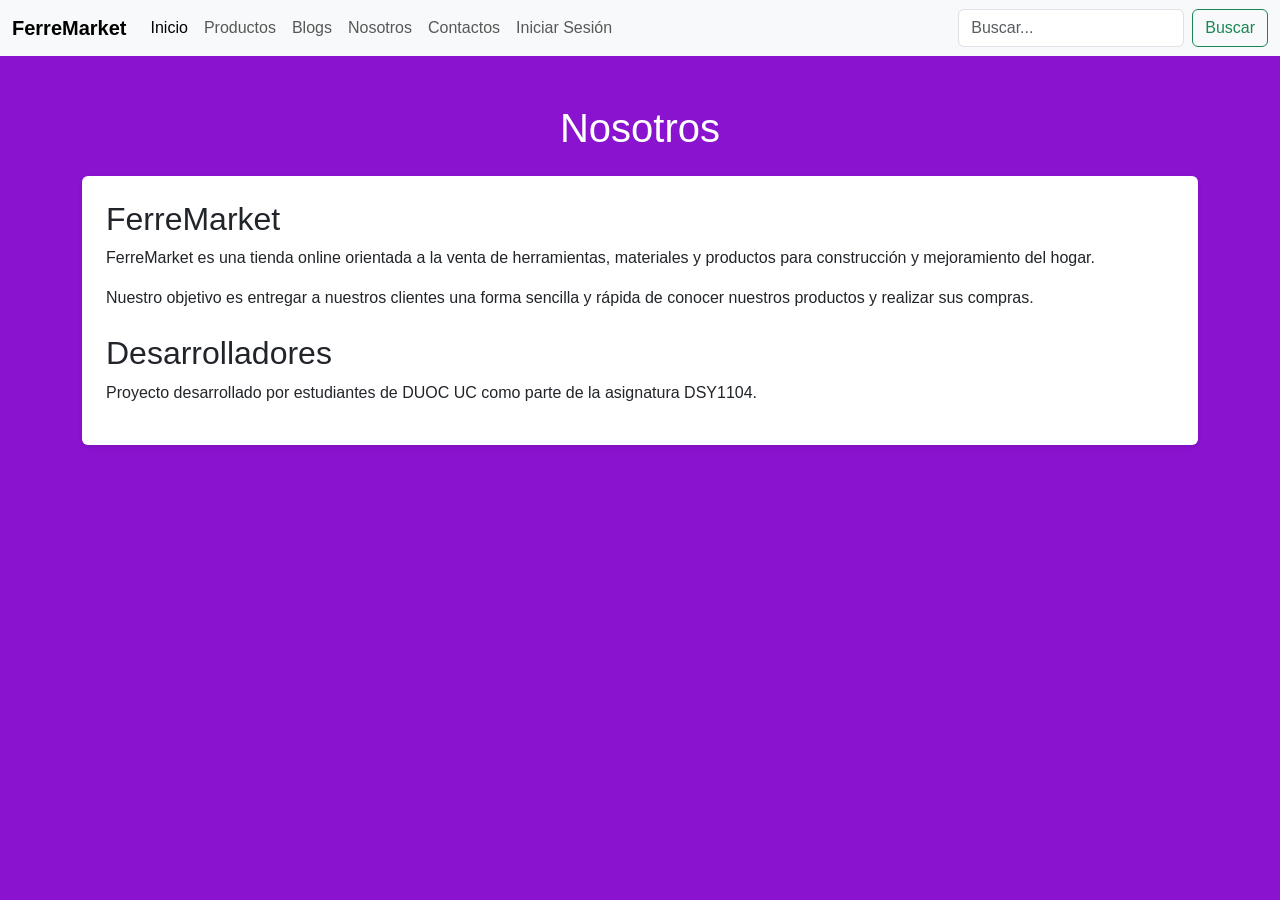
<file: Eva 1 Fullstack/Nosotros.html>
<!DOCTYPE html>
<html lang="es">
<head>
    <meta charset="UTF-8">
    <meta name="viewport" content="width=device-width, initial-scale=1.0">
    <title>Nosotros</title>
    <link href="https://cdn.jsdelivr.net/npm/bootstrap@5.3.8/dist/css/bootstrap.min.css" rel="stylesheet" integrity="sha384-sRIl4kxILFvY47J16cr9ZwB07vP4J8+LH7qKQnuqkuIAvNWLzeN8tE5YBujZqJLB" crossorigin="anonymous">
    <script src="https://cdn.jsdelivr.net/npm/bootstrap@5.3.8/dist/js/bootstrap.bundle.min.js" integrity="sha384-FKyoEForCGlyvwx9Hj09JcYn3nv7wiPVlz7YYwJrWVcXK/BmnVDxM+D2scQbITxI" crossorigin="anonymous"></script>
    <link rel="stylesheet" href="style.css">
</head>
<body>
    <nav class="navbar navbar-expand-lg bg-body-tertiary">
        <div class="container-fluid">
            <a class="navbar-brand fw-bold" href="index.html">FerreMarket</a>
            <button class="navbar-toggler" type="button" data-bs-toggle="collapse" data-bs-target="#navbarNav" aria-controls="navbarNav" aria-expanded="false" aria-label="Toggle navigation">
                <span class="navbar-toggler-icon"></span>
            </button>
            <div class="collapse navbar-collapse" id="navbarNav">
                <ul class="navbar-nav me-auto mb-2 mb-lg-0">
                    <li class="nav-item">
                        <a class="nav-link active" aria-current="page" href="index.html">Inicio</a>
                    </li>
                    <li class="nav-item">
                        <a class="nav-link" href="productos.html">Productos</a>
                    </li>
                    <li class="nav-item">
                        <a class="nav-link" href="blogs.html">Blogs</a>
                    </li>
                    <li class="nav-item">
                        <a class="nav-link" href="Nosotros.html">Nosotros</a>
                    </li>
                    <li class="nav-item">
                        <a class="nav-link" href="contactos.html">Contactos</a>
                    </li>
                    <li class="nav-item">
                        <a class="nav-link" href="inicio sesion.html">Iniciar Sesión</a>
                    </li>
                </ul>
                <form class="d-flex" role="search">
                    <input class="form-control me-2" type="search" placeholder="Buscar..." aria-label="Search"/>
                    <button class="btn btn-outline-success" type="submit">Buscar</button>
                </form>
            </div>
        </div>
    </nav>

    <main class="container my-5">

        <h1 class="text-center mb-4">
            Nosotros
        </h1>

        <section class="bg-white text-dark p-4 rounded shadow-sm">

            <h2 class="text-dark">
                FerreMarket
            </h2>

            <p>
                FerreMarket es una tienda online orientada a la venta
                de herramientas, materiales y productos para construcción
                y mejoramiento del hogar.
            </p>

            <p>
                Nuestro objetivo es entregar a nuestros clientes una forma
                sencilla y rápida de conocer nuestros productos y realizar
                sus compras.
            </p>

            <h2 class="text-dark mt-4">
                Desarrolladores
            </h2>

            <p>
                Proyecto desarrollado por estudiantes de DUOC UC
                como parte de la asignatura DSY1104.
            </p>

        </section>

    </main>
</body>
</html>
</file>
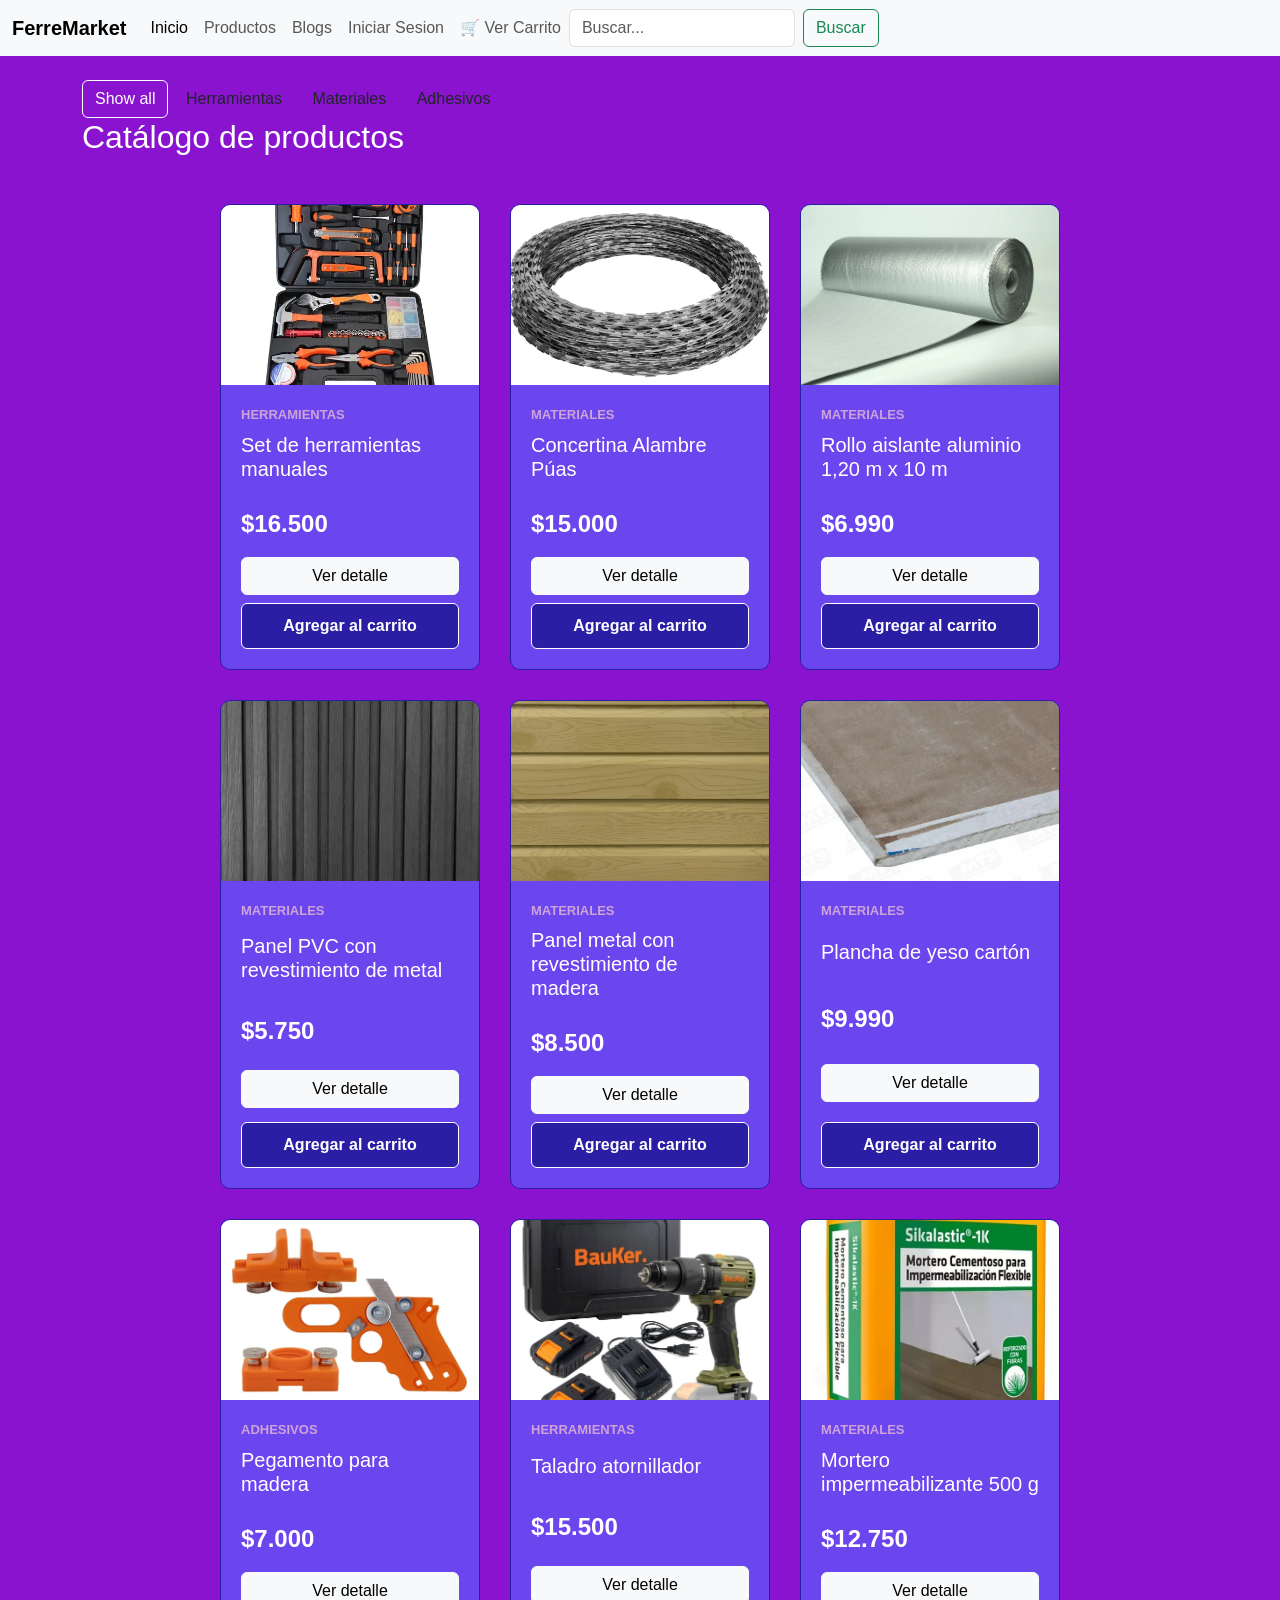
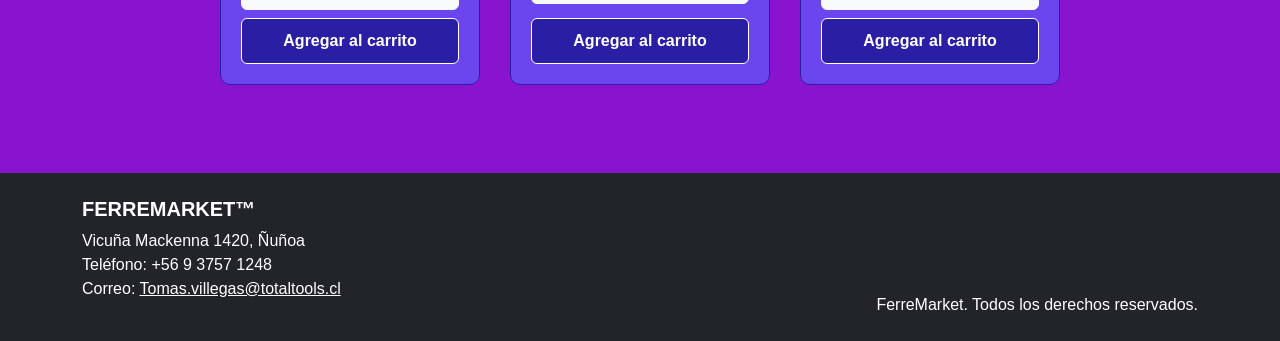
<file: Eva 1 Fullstack/productos.html>
<!DOCTYPE html>
<html lang="es">
<head>
    <meta charset="UTF-8">
    <meta name="viewport" content="width=device-width, initial-scale=1.0">
    <title>Productos</title>
    <link href="https://cdn.jsdelivr.net/npm/bootstrap@5.3.8/dist/css/bootstrap.min.css" rel="stylesheet" integrity="sha384-sRIl4kxILFvY47J16cr9ZwB07vP4J8+LH7qKQnuqkuIAvNWLzeN8tE5YBujZqJLB" crossorigin="anonymous">
    <script src="https://cdn.jsdelivr.net/npm/bootstrap@5.3.8/dist/js/bootstrap.bundle.min.js" integrity="sha384-FKyoEForCGlyvwx9Hj09JcYn3nv7wiPVlz7YYwJrWVcXK/BmnVDxM+D2scQbITxI" crossorigin="anonymous"></script>
    <link rel="stylesheet" href="style.css">
</head>
<body>
    <nav class="navbar navbar-expand-lg bg-body-tertiary">
        <div class="container-fluid">
            <a class="navbar-brand fw-bold" href="index.html">FerreMarket</a>
            <button class="navbar-toggler" type="button" data-bs-toggle="collapse" data-bs-target="#navbarNav" aria-controls="navbarNav" aria-expanded="false" aria-label="Toggle navigation">
                <span class="navbar-toggler-icon"></span>
            </button>
                <div class="collapse navbar-collapse" id="navbarNav">
                <ul class="navbar-nav">
                    <li class="nav-item">
                    <a class="nav-link active" aria-current="page" href="index.html">Inicio</a>
                    </li>
                    <li class="nav-item">
                    <a class="nav-link" href="productos.html" onclick="mostrarVista('productos')">Productos</a>
                    </li>
                    <li class="nav-item">
                        <a class="nav-link" href="blogs.html">Blogs</a>
                    </li>
                    <li class="nav-item">
                    <a class="nav-link" href="inicio sesion.html">Iniciar Sesion</a>
                    </li>
                    <li class="nav-item">
                    <a class="nav-link" href="#" onclick="mostrarVista('carrito')">🛒 Ver Carrito</a>
                    </li>
                </ul>
                <form class="d-flex" role="search">
                    <input class="form-control me-2" type="search" id="filtroproductos" onkeyup="filtrarbusqueda()" placeholder="Buscar..." aria-label="Search"/>
                    <button class="btn btn-outline-success" type="submit">Buscar</button>
                </form>
            </div>
        </div>
    </nav>

    <main class="container my-4">

        <div id="toast-notificacion" class="toast-oculto">
            <span id="toast-icono">🛒</span>
            <span id="toast-mensaje">Producto agregado al carrito</span>
        </div>

        <!-- Control buttons -->
        <div id="myBtnContainer">
            <button class="btn active" onclick="filterSelection('all')"> Show all</button>
            <button class="btn" onclick="filterSelection('herramientas')"> Herramientas</button>
            <button class="btn" onclick="filterSelection('materiales')"> Materiales</button>
            <button class="btn" onclick="filterSelection('adhesivos')"> Adhesivos</button>
        </div>

        <h2>Catálogo de productos</h2>

        <!-- Aquí JavaScript agregará automáticamente las cards -->
        <section id="vista-productos" class="contenedor-productos">
        </section>


        <!-- Sección Carrito de Compras -->
        <section id="vista-carrito" class="carrito" style="display: none;">

            <h2>🛒 Tu Carrito de Compras</h2>
            <div id="lista-carrito"></div>
            <div id="resumen-carrito"></div>

        </section>

    </main>


    <footer id="datosPlaceholder" class="bg-dark text-white p-4 mt-5">
        <div class="container text-center text-md-start">
            <div class="row">
                <div class="col-md-6 mb-3">
                    <h5 class="text-uppercase fw-bold">FerreMarket™</h5>
                    <address class="mb-0">
                        Vicuña Mackenna 1420, Ñuñoa<br>
                        Teléfono: +56 9 3757 1248<br>
                        Correo: <a href="mailto:Tomas.villegas@totaltools.cl" class="text-white">Tomas.villegas@totaltools.cl</a>
                    </address>
                </div>
                <div class="col-md-6 text-md-end align-self-end">
                    <p class="mb-0">FerreMarket. Todos los derechos reservados.</p>
                </div>
            </div>
        </div>
    </footer>
    <script src="script.js"></script>
</body>
</html>
</file>
<file: Eva 1 Fullstack/style.css>
/* ==========================================
   ESTILOS GENERALES
   ========================================== */
body {
    font-family: Arial, sans-serif;
    background-color: #8913ce;
    color: #ffffff;
    margin: 0;
    padding: 0;
}

/* Alineación de encabezados globales sobre fondo morado */
h1, h2, h3 {
    color: #ffffff;
}

section {
    padding: 40px 5%;
}

button:hover {
    transform: scale(1.02);
    cursor: pointer;
    transition: transform 0.2s ease;
}

.descripcion {
    text-align: center;
    color: #e0e0e0;
    margin-bottom: 40px;
}

/* ==========================================
   AJUSTES PARA BOOTSTRAP Y FORMULARIOS
   ========================================== */
/* Tarjetas de propuesta de valor y Hero Section */
.card, .jumbotron, .bg-light {
    background-color: #ffffff !important;
    color: #212529 !important;
}

/* Forzar contraste de texto en tarjetas y cajas claras */
.card-title, .card-text, .form-label, .form-text {
    color: #212529 !important;
}

/* Contenedores de Inicio de Sesión y Registro */
#authTabContent, .modal-content {
    background-color: #ffffff !important;
    color: #212529 !important;
    border-radius: 8px;
}

.nav-tabs .nav-link {
    color: #ffffff;
    background-color: #6b46ef;
    border-color: #2a1fa4;
}

.nav-tabs .nav-link.active {
    color: #212529 !important;
    background-color: #ffffff !important;
    font-weight: bold;
}

/* ==========================================
   CATÁLOGO DE PRODUCTOS
   ========================================== */
.contenedor-productos {
    display: flex;
    flex-wrap: wrap;
    justify-content: center;
    gap: 30px;
    max-width: 1200px;
    margin: 0 auto;
}

.producto {
    background-color: #6b46ef;
    border: 1px solid #2a1fa4;
    border-radius: 10px;
    overflow: hidden;
    transition: transform 0.3s ease, border-color 0.3s ease;
    width: 260px;
    display: flex;
    flex-direction: column;
}

.producto:hover {
    transform: translateY(-5px);
    border-color: #ffffff;
}

.producto img {
    width: 100%;
    height: 180px;
    object-fit: cover; 
    background-color: #ffffff;
    display: block;
}

.producto-info {
    padding: 20px;
    display: flex;
    flex-direction: column;
    flex-grow: 1;
    justify-content: space-between;
}

.categoria-producto {
    color: #cfa3d8;
    font-size: 13px;
    font-weight: bold;
    text-transform: uppercase;
    margin-bottom: 8px;
}

.producto h3 {
    font-size: 20px;
    margin: 0 0 10px 0;
    color: #ffffff;
}

.producto-info > p:not(.categoria-producto):not(.precio) {
    color: #d1c4e9;
    line-height: 1.4;
}

.precio {
    font-size: 24px;
    font-weight: bold;
    margin: 15px 0;
    color: #ffffff;
}

.boton-carrito {
    background-color: #2a1fa4;
    color: #ffffff;
    border: 1px solid #ffffff;
    padding: 10px 15px;
    border-radius: 6px;
    font-weight: bold;
    transition: background-color 0.2s, transform 0.2s;
}

.boton-carrito:hover {
    background-color: #1a1269;
}

/* ==========================================
   DETALLE DE PRODUCTO
   ========================================== */

.detalle-producto {
    width: 100%;
    max-width: 700px;
    margin: 0 auto;
}

.detalle-producto img {
    height: 350px;
    object-fit: contain;
}

/* ==========================================
   VISTA CARRITO DE COMPRAS
   ========================================== */
.carrito {
    max-width: 800px;
    margin: 0 auto;
    background-color: #6b46ef;
    padding: 30px;
    border-radius: 10px;
    border: 1px solid #2a1fa4;
    color: #ffffff;
}

.producto-carrito {
    background-color: #5533c7;
    border: 1px solid #2a1fa4;
    border-radius: 8px;
    padding: 15px;
    margin-bottom: 15px;
    display: flex;
    align-items: center;
    justify-content: space-between;
    gap: 15px;
    text-align: left;
}

.producto-carrito img {
    width: 70px;
    height: 70px;
    object-fit: contain;
    background-color: #ffffff;
    border-radius: 6px;
}

.informacion-carrito h3 {
    margin: 0 0 5px 0;
    font-size: 18px;
}

.informacion-carrito p {
    margin: 0 0 10px 0;
    font-weight: bold;
}

.cantidad button {
    background-color: #2a1fa4;
    color: #ffffff;
    border: none;
    padding: 4px 10px;
    border-radius: 4px;
}

.cantidad span {
    padding: 0 8px;
    font-weight: bold;
}

.boton-eliminar {
    background-color: #d32f2f;
    color: white;
    border: none;
    padding: 8px 12px;
    border-radius: 6px;
}

.total-carrito {
    margin-top: 20px;
    padding-top: 15px;
    border-top: 2px solid #2a1fa4;
}

.boton-vaciar {
    background-color: #757575;
    color: white;
    border: none;
    padding: 10px 15px;
    border-radius: 6px;
    margin-right: 10px;
}

.boton-finalizar {
    background-color: #2e7d32;
    color: white;
    border: none;
    padding: 10px 15px;
    border-radius: 6px;
}

/* ==========================================
   CATEGORÍAS SECUNDARIAS
   ========================================== */
.categorias {
    background-color: #151515;
}

.contenedor-categorias {
    display: grid;
    grid-template-columns: repeat(3, 1fr);
    gap: 20px;
}

.categoria {
    background-color: #202020;
    padding: 30px;
    text-align: center;
    border-radius: 8px;
    border: 1px solid #2d2d2d;
}

.categoria:hover {
    border-color: #00d9ff;
    transform: translateY(-3px);
}

.icono {
    font-size: 40px;
    margin-bottom: 15px;
}

.categoria h3 {
    margin-bottom: 10px;
}

.categoria p {
    color: #999;
}

/* ==========================================
   TOAST NOTIFICACIÓN
   ========================================== */
#toast-notificacion {
    position: fixed;
    bottom: 30px;
    right: 30px;
    background-color: #8d189c;
    color: #ffffff;
    border: 1px solid #1f1269;
    border-left: 6px solid #ffffff;
    padding: 16px 24px;
    border-radius: 10px;
    box-shadow: 0 0 20px rgba(0, 0, 0, 0.4);
    display: flex;
    align-items: center;
    gap: 12px;
    font-family: inherit;
    font-size: 0.95rem;
    font-weight: 600;
    z-index: 9999;
    
    opacity: 0;
    transform: translateY(30px);
    transition: all 0.3s cubic-bezier(0.68, -0.55, 0.27, 1.55);
    pointer-events: none;
}

#toast-notificacion.mostrar {
    opacity: 1;
    transform: translateY(0);
}

#toast-icono {
    font-size: 1.4rem;
}

/* ==========================================
   BLOGS
   ========================================== */

.contenedor-blogs {
    display: flex;
    flex-wrap: wrap;
    justify-content: center;
    gap: 30px;
}

.blog-card {
    width: 350px;
}

.blog-card img {
    height: 220px;
    object-fit: cover;
}

/* ==========================================
   PANEL ADMINISTRATIVO
   ========================================== */

.admin-layout {
    min-height: 100vh;
    display: flex;
}

.admin-sidebar {
    width: 250px;
    min-height: 100vh;
    background-color: #212529;
    color: white;
    padding: 25px;
}

.admin-sidebar .nav-link {
    color: white;
    margin-bottom: 10px;
    border: none;
    background: transparent;
}

.admin-sidebar .nav-link:hover {
    background-color: #6b46ef;
    color: white;
}

.admin-contenido {
    flex: 1;
    padding: 40px;
    background-color: #f4f4f4;
    color: #212529;
}

.admin-contenido h1,
.admin-contenido h2,
.admin-contenido h3 {
    color: #212529;
}

.admin-seccion {
    background-color: white;
    padding: 30px;
    border-radius: 10px;
}

#lista-usuarios table {
    width: 100%;
    table-layout: fixed;
}

#lista-usuarios td,
#lista-usuarios th {
    word-break: break-word;
    overflow-wrap: anywhere;
}

#lista-usuarios th:last-child,
#lista-usuarios td:last-child {
    width: 110px;
}

#lista-usuarios td:last-child .btn {
    margin-bottom: 4px;
}
</file>
